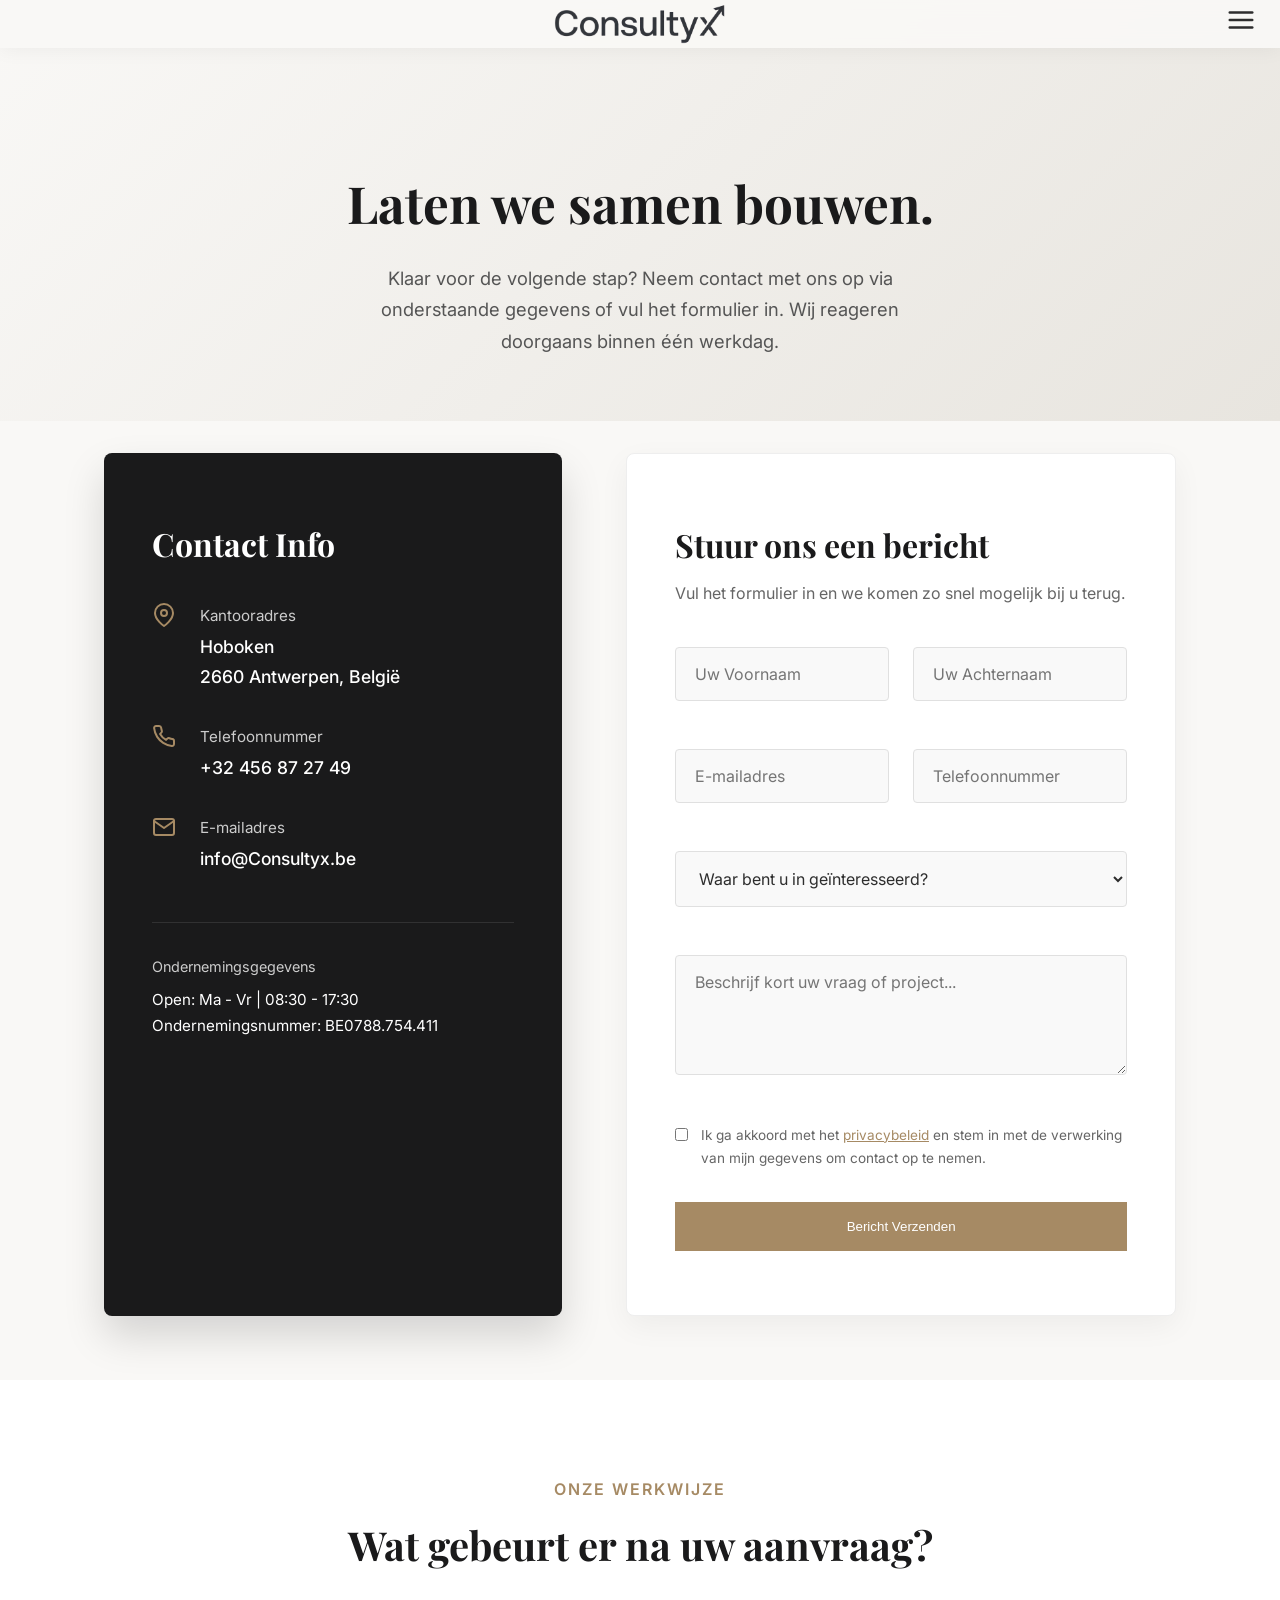
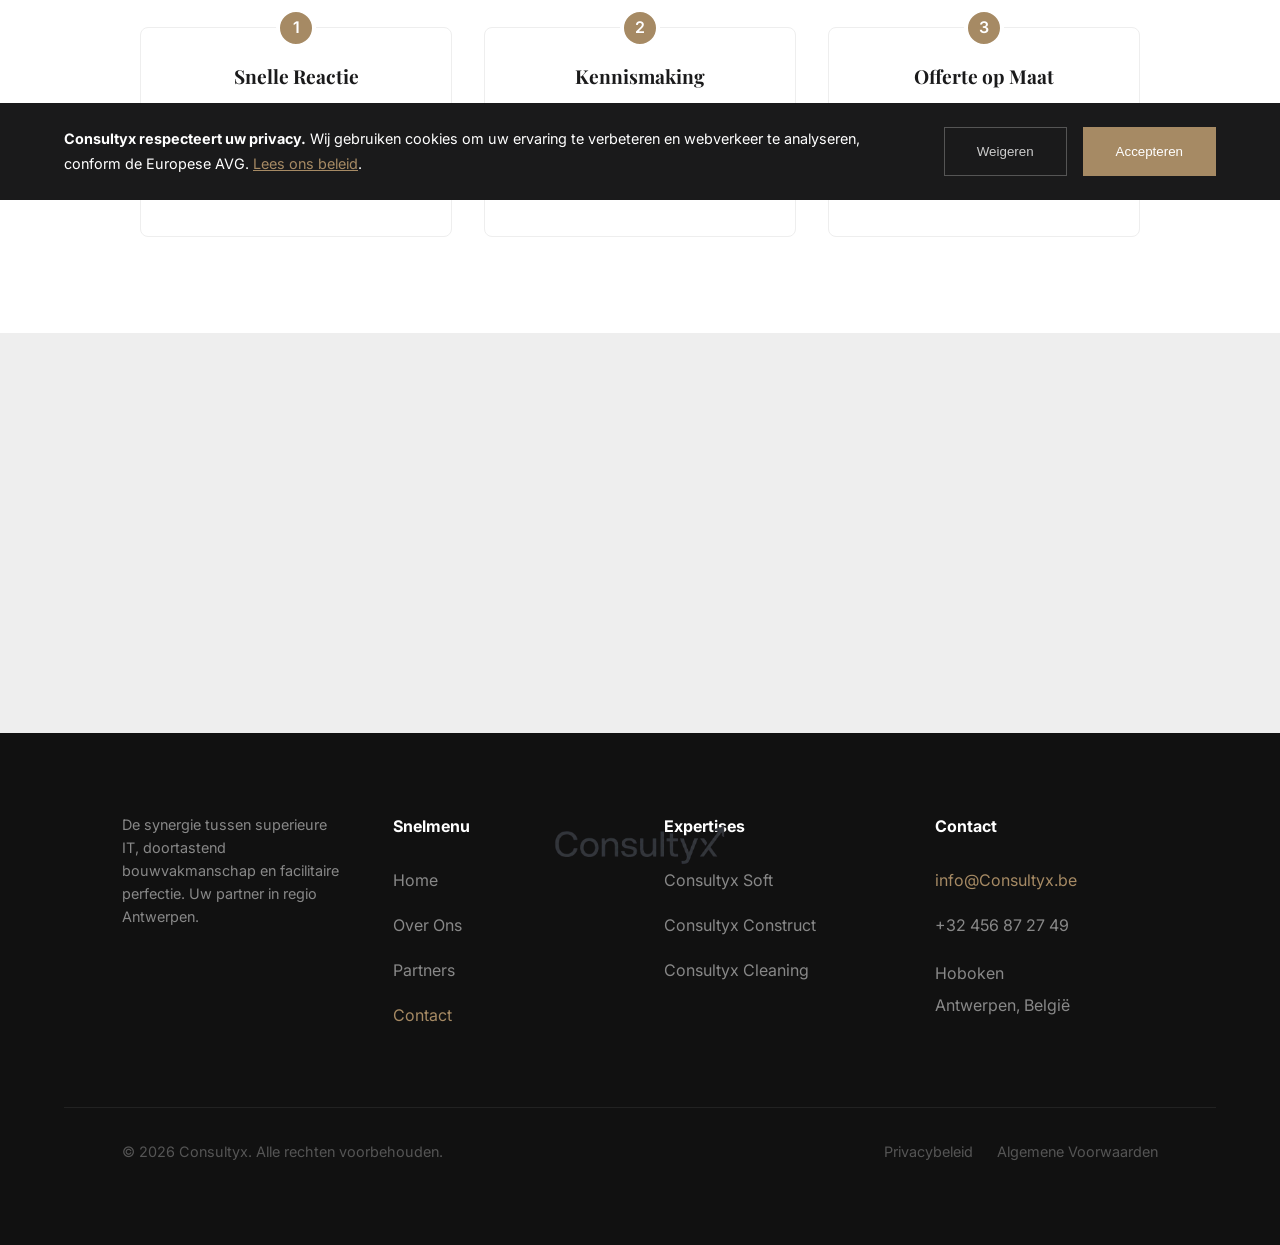
<file: ConsultyxWebsite/contact.html>
<!DOCTYPE html>
<html lang="nl">
<head>
    <meta charset="UTF-8">
    <meta name="viewport" content="width=device-width, initial-scale=1.0, viewport-fit=cover">
    <title>Contact | Consultyx</title>
    <meta name="description" content="Neem contact op met Consultyx in Antwerpen voor uw volgende IT-, bouw- of schoonmaakproject. Vraag een vrijblijvende offerte aan.">
    
    <link rel="preconnect" href="https://fonts.googleapis.com">
    <link rel="preconnect" href="https://fonts.gstatic.com" crossorigin>
    <link href="https://fonts.googleapis.com/css2?family=Inter:wght@300;400;500;600&family=Playfair+Display:wght@600;700&display=swap" rel="stylesheet">
    
    <link rel="stylesheet" href="style.css">
    <link rel="icon" href="data:image/svg+xml,<svg xmlns=%22http://www.w3.org/2000/svg%22 viewBox=%220 0 64 64%22><text y=%2250%22 font-family=%22sans-serif%22 font-weight=%22900%22 font-size=%2254%22 fill=%22%23A67C52%22>C</text></svg>">
</head>
<body>

    <nav class="navbar">
        <a href="/" class="nav-brand">
            <img src="Assets/img/logo.png" alt="Consultyx Logo">
        </a>        
        <ul class="nav-links">
            <li><a href="/">Home</a></li>
            
            <li class="dropdown">
                <a href="/over-ons" class="dropbtn">
                    Over Ons
                    <svg width="14" height="14" viewBox="0 0 24 24" fill="none" stroke="currentColor" stroke-width="2" stroke-linecap="round" stroke-linejoin="round"><polyline points="6 9 12 15 18 9"></polyline></svg>
                </a>
                <ul class="dropdown-content">
                    <li><a href="/partners">Onze Partners</a></li>
                </ul>
            </li>
            
            <li><a href="/soft">Consultyx Soft</a></li>
            <li><a href="/construct">Consultyx Construct</a></li>
            <li><a href="/Cleaning">Consultyx Cleaning</a></li>
            <li><a href="/contact" style="color: var(--primary);">Contact</a></li>
        </ul>
        
        <div class="mobile-menu-btn" style="cursor: pointer;">
            <svg width="30" height="30" viewBox="0 0 24 24" fill="none" stroke="currentColor" stroke-width="2" stroke-linecap="round" stroke-linejoin="round">
                <line x1="3" y1="12" x2="21" y2="12"></line>
                <line x1="3" y1="6" x2="21" y2="6"></line>
                <line x1="3" y1="18" x2="21" y2="18"></line>
            </svg>
        </div>
    </nav>

    <header class="contact-header">
        <div class="fade-up">
            <h1>Laten we samen bouwen.</h1>
            <p>Klaar voor de volgende stap? Neem contact met ons op via onderstaande gegevens of vul het formulier in. Wij reageren doorgaans binnen één werkdag.</p>
        </div>
    </header>

    <section>
        <div class="contact-wrapper">
            
            <div class="info-card fade-up">
                <h3>Contact Info</h3>
                
                <div class="info-item">
                    <svg viewBox="0 0 24 24" fill="none" stroke="currentColor" stroke-width="2" stroke-linecap="round" stroke-linejoin="round"><path d="M21 10c0 7-9 13-9 13s-9-6-9-13a9 9 0 0 1 18 0z"></path><circle cx="12" cy="10" r="3"></circle></svg>
                    <div>
                        <p>Kantooradres</p>
                        <strong>Hoboken<br>2660 Antwerpen, België</strong>
                    </div>
                </div>
                
                <div class="info-item">
                    <svg viewBox="0 0 24 24" fill="none" stroke="currentColor" stroke-width="2" stroke-linecap="round" stroke-linejoin="round"><path d="M22 16.92v3a2 2 0 0 1-2.18 2 19.79 19.79 0 0 1-8.63-3.07 19.5 19.5 0 0 1-6-6 19.79 19.79 0 0 1-3.07-8.67A2 2 0 0 1 4.11 2h3a2 2 0 0 1 2 1.72 12.84 12.84 0 0 0 .7 2.81 2 2 0 0 1-.45 2.11L8.09 9.91a16 16 0 0 0 6 6l1.27-1.27a2 2 0 0 1 2.11-.45 12.84 12.84 0 0 0 2.81.7A2 2 0 0 1 22 16.92z"></path></svg>
                    <div>
                        <p>Telefoonnummer</p>
                        <a href="tel:+32 456 87 27 49">+32 456 87 27 49</a>
                    </div>
                </div>
                
                <div class="info-item">
                    <svg viewBox="0 0 24 24" fill="none" stroke="currentColor" stroke-width="2" stroke-linecap="round" stroke-linejoin="round"><path d="M4 4h16c1.1 0 2 .9 2 2v12c0 1.1-.9 2-2 2H4c-1.1 0-2-.9-2-2V6c0-1.1.9-2 2-2z"></path><polyline points="22,6 12,13 2,6"></polyline></svg>
                    <div>
                        <p>E-mailadres</p>
                        <a href="mailto:info@Consultyx.be">info@Consultyx.be</a>
                    </div>
                </div>

                <div style="margin-top: 3rem; border-top: 1px solid rgba(255,255,255,0.1); padding-top: 2rem;">
                    <p style="color: #ccc; font-size: 0.9rem; margin-bottom: 0.5rem;">Ondernemingsgegevens</p>
                    <p style="color: white; font-size: 0.95rem;"> </span></p>
                    <p style="color: white; font-size: 0.95rem;">Open: Ma - Vr | 08:30 - 17:30</p>
                     <p style="color: white; font-size: 0.95rem;">Ondernemingsnummer: BE0788.754.411</p>

                </div>
            </div>

            <div class="form-card fade-up" style="transition-delay: 0.1s;">
                <h2>Stuur ons een bericht</h2>
                <p>Vul het formulier in en we komen zo snel mogelijk bij u terug.</p>
                
                <form action="https://api.web3forms.com/submit" method="POST">
                    <input type="hidden" name="access_key" value="9146af83-8ec2-4538-b779-ea64c07a95ac">
                    <input type="checkbox" name="botcheck" class="hidden" style="display: none;">

                    <div class="form-grid">
                        <div class="form-">
                            <input type="text" name="Voornaam" class="form-control" placeholder="Uw Voornaam" required>
                        </div>
                        <div class="form-">
                            <input type="text" name="Achternaam" class="form-control" placeholder="Uw Achternaam" required>
                        </div>
                        <div class="form-">
                            <input type="email" name="Email" class="form-control" placeholder="E-mailadres" required>
                        </div>
                        <div class="form-">
                            <input type="tel" name="Telefoon" class="form-control" placeholder="Telefoonnummer">
                        </div>
                        <div class="form- full">
                            <select name="Interesse" class="form-control" required>
                                <option value="" disabled selected>Waar bent u in geïnteresseerd?</option>
                                <option value="Consultyx Soft">Consultyx Soft (IT & Software)</option>
                                <option value="Consultyx Construct">Consultyx Construct (Bouw & Renovatie)</option>
                                <option value="Consultyx Cleaning">Consultyx Cleaning (Opkuis & Onderhoud)</option>
                                <option value="Meerdere / Algemeen">Meerdere diensten / Algemene vraag</option>
                            </select>
                        </div>
                        <div class="form- full">
                            <textarea name="Bericht" class="form-control" placeholder="Beschrijf kort uw vraag of project..." required></textarea>
                        </div>
                    </div>
                    
                    <div class="checkbox-">
                        <input type="checkbox" name="GDPR_Akkoord" id="gdpr" value="Ja, akkoord met privacybeleid" required>
                        <label for="gdpr">Ik ga akkoord met het <a href="/privacy">privacybeleid</a> en stem in met de verwerking van mijn gegevens om contact op te nemen.</label>
                    </div>

                    <button type="submit" class="btn" style="width: 100%; margin-top: 2rem; background: var(--primary); border-color: var(--primary);">Bericht Verzenden</button>
                </form>
            </div>

        </div>
    </section>

    <section class="process-section fade-up">
        <span style="color: var(--primary); font-weight: 600; text-transform: uppercase; letter-spacing: 2px;">Onze Werkwijze</span>
        <h2 style="font-size: 2.5rem; margin-top: 0.5rem; margin-bottom: 1rem;">Wat gebeurt er na uw aanvraag?</h2>
        
        <div class="process-grid">
            <div class="process-step">
                <div class="step-num">1</div>
                <h4 style="margin-bottom: 0.5rem; font-size: 1.2rem;">Snelle Reactie</h4>
                <p style="color: #666; font-size: 0.95rem;">Binnen 24 uur neemt een van onze specialisten contact met u op om uw vraag kort af te stemmen.</p>
            </div>
            <div class="process-step">
                <div class="step-num">2</div>
                <h4 style="margin-bottom: 0.5rem; font-size: 1.2rem;">Kennismaking</h4>
                <p style="color: #666; font-size: 0.95rem;">We plannen een vrijblijvend gesprek of plaatsbezoek in (digitaal of fysiek in Antwerpen).</p>
            </div>
            <div class="process-step">
                <div class="step-num">3</div>
                <h4 style="margin-bottom: 0.5rem; font-size: 1.2rem;">Offerte op Maat</h4>
                <p style="color: #666; font-size: 0.95rem;">U ontvangt een transparant, gedetailleerd voorstel zonder kleine lettertjes of verborgen kosten.</p>
            </div>
        </div>
    </section>

    <div class="map-container fade-up">
        <iframe src="https://www.google.com/maps/embed?pb=!1m18!1m12!1m3!1d10009.68233342371!2d4.340058!3d51.171448!2m3!1f0!2f0!3f0!3m2!1i1024!2i768!4f13.1!3m3!1m2!1s0x47c3f0f7f3f3f3f3%3A0x3f3f3f3f3f3f3f3f!2sHoboken%2C%202660%20Antwerpen!5e0!3m2!1snl!2sbe!4v1234567890" allowfullscreen="" loading="lazy" referrerpolicy="no-referrer-when-downgrade"></iframe>
    </div>

    <footer style="background-color: #111; padding-top: 5rem;">
        <div class="footer-grid" style="max-width: 1200px; margin: 0 auto; display: grid; grid-template-columns: repeat(auto-fit, minmax(200px, 1fr)); gap: 3rem; padding: 0 5%;">
            <div class="footer-col">
                <a href="/" class="nav-brand" style="color:white; margin-bottom: 1.5rem; display: inline-block;"><img src="Assets/img/logo.png" alt="Consultyx Logo"><span></span></a>
                <p style="color: #888; font-size: 0.9rem; margin-bottom: 1.5rem; line-height: 1.6;">De synergie tussen superieure IT, doortastend bouwvakmanschap en facilitaire perfectie. Uw partner in regio Antwerpen.</p>
            </div>
            
            <div class="footer-col" style="color: white;">
                <h4 style="color: white; margin-bottom: 1.5rem;">Snelmenu</h4>
                <ul style="list-style: none; padding: 0; line-height: 2;">
                    <li><a href="/" style="color: #888; text-decoration: none;">Home</a></li>
                    <li><a href="/over-ons" style="color: #888; text-decoration: none;">Over Ons</a></li>
                    <li><a href="/partners" style="color: #888; text-decoration: none;">Partners</a></li>
                    <li><a href="/contact" style="color: var(--primary); text-decoration: none;">Contact</a></li>
                </ul>
            </div>
            
            <div class="footer-col">
                <h4 style="color: white; margin-bottom: 1.5rem;">Expertises</h4>
                <ul style="list-style: none; padding: 0; line-height: 2;">
                    <li><a href="/soft" style="color: #888; text-decoration: none;">Consultyx Soft</a></li>
                    <li><a href="/construct" style="color: #888; text-decoration: none;" >Consultyx Construct</a></li>
                    <li><a href="/Cleaning" style="color: #888; text-decoration: none;">Consultyx Cleaning</a></li>
                </ul>
            </div>
            
            <div class="footer-col">
                <h4 style="color: white; margin-bottom: 1.5rem;">Contact</h4>
                <ul style="list-style: none; padding: 0; line-height: 2; color: #888;">
                    <li><a href="mailto:info@Consultyx.be" style="color: var(--primary); text-decoration: none;">info@Consultyx.be</a></li>
                    <li><a href="tel:+32 456 87 27 49" style="color: #888; text-decoration: none;">+32 456 87 27 49</a></li>
                    <li style="margin-top: 1rem;">Hoboken<br>Antwerpen, België</li>
                </ul>
            </div>
        </div>
        
        <div style="border-top: 1px solid #222; margin-top: 4rem; padding: 2rem 5%; text-align: center; color: #555; font-size: 0.9rem;">
            <div style="max-width: 1200px; margin: 0 auto; display: flex; justify-content: space-between; flex-wrap: wrap; gap: 1rem;">
                <p>© 2026 Consultyx. Alle rechten voorbehouden.</p>
                <div style="display: flex; gap: 1.5rem;">
                    <a href="/privacy" style="color: #555; text-decoration: none;">Privacybeleid</a>
                    <a href="/privacy" style="color: #555; text-decoration: none;">Algemene Voorwaarden</a>
                </div>
            </div>
        </div>
    </footer>

    <div id="cookie-banner">
        <p><strong>Consultyx respecteert uw privacy.</strong> Wij gebruiken cookies om uw ervaring te verbeteren en webverkeer te analyseren, conform de Europese AVG. <a href="/privacy" style="color: var(--primary); text-decoration: underline;">Lees ons beleid</a>.</p>
        <div style="display: flex; gap: 1rem;">
            <button id="reject-cookies" class="btn btn-outline" style="border-color: #555; color: #ccc;">Weigeren</button>
            <button id="accept-cookies" class="btn" style="background-color: var(--primary); border-color: var(--primary);">Accepteren</button>
        </div>
    </div>

    <script src="script.js"></script>
</body>
</html>
</file>
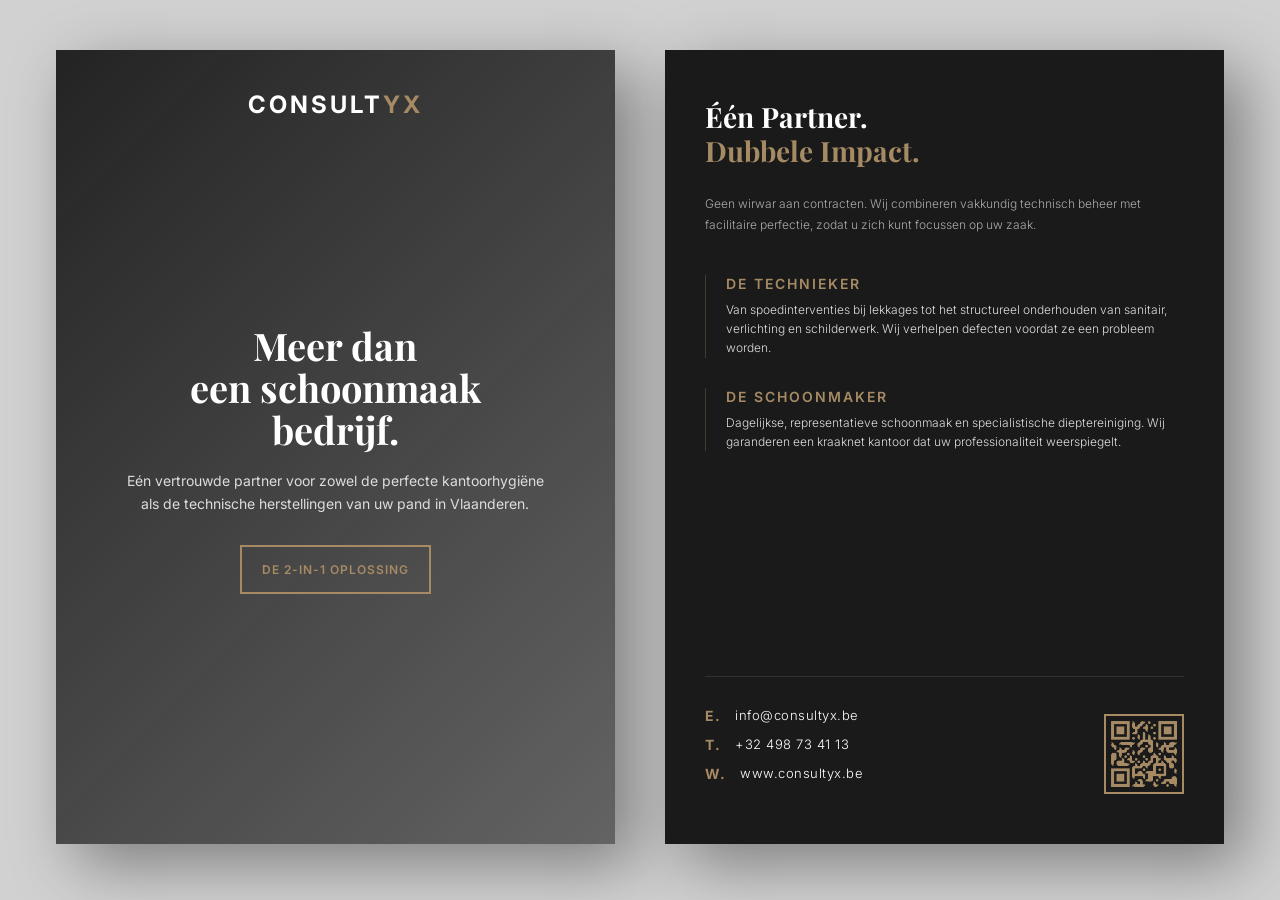
<file: ConsultyxWebsite/flyer.html>
<!DOCTYPE html>
<html lang="nl">
<head>
    <meta charset="UTF-8">
    <title>Consultyx | Premium Flyer Design</title>
    <style>
        @import url('https://fonts.googleapis.com/css2?family=Inter:wght@300;400;500;700&family=Playfair+Display:wght@600;700&display=swap');

        :root {
            --primary: #a68a64;
            --bg-dark: #1a1a1b;
            --bg-light: #f9f8f6;
            --text-dark: #2d2d2d;
        }

        body {
            background-color: #d1d1d1;
            font-family: 'Inter', sans-serif;
            display: flex;
            flex-wrap: wrap;
            justify-content: center;
            gap: 50px;
            padding: 50px;
            margin: 0;
        }

        .flyer-zijde {
            width: 148mm;
            height: 210mm;
            background-color: var(--bg-dark); /* Nu ook dark-mode voor de achterkant */
            box-shadow: 20px 20px 60px rgba(0,0,0,0.4);
            position: relative;
            overflow: hidden;
            box-sizing: border-box;
            display: flex;
            flex-direction: column;
        }

        /* ====================================
           VOORKANT (Dit was de versie die je top vond)
           ==================================== */
        .front {
            background: linear-gradient(135deg, rgba(26, 26, 27, 0.95) 0%, rgba(26, 26, 27, 0.6) 100%), url('https://images.unsplash.com/photo-1497366216548-37526070297c?q=80&w=1000') center/cover;
            color: white;
            text-align: center;
            padding: 40px 30px;
            justify-content: center;
        }

        .front-logo {
            font-family: 'Inter', sans-serif;
            font-weight: 700;
            font-size: 24px;
            letter-spacing: 3px;
            text-transform: uppercase;
            position: absolute;
            top: 40px;
            left: 0;
            right: 0;
        }
        .front-logo span { color: var(--primary); }

        .front h1 {
            font-family: 'Playfair Display', serif;
            font-size: 38px;
            line-height: 1.1;
            margin-bottom: 20px;
        }

        .front p {
            font-size: 14px;
            color: #ddd;
            margin-bottom: 30px;
            line-height: 1.6;
            max-width: 85%;
            margin-left: auto;
            margin-right: auto;
        }

        .front .gold-box {
            background-color: transparent;
            border: 2px solid var(--primary);
            padding: 15px 20px;
            color: var(--primary);
            font-weight: 600;
            letter-spacing: 1px;
            text-transform: uppercase;
            font-size: 12px;
            display: inline-block;
        }

        /* ====================================
           ACHTERKANT (COMPLEET NIEUW & LUXE)
           ==================================== */
        .back {
            background-color: var(--bg-dark);
            padding: 50px 40px;
            color: white;
        }

        .back-title {
            font-family: 'Playfair Display', serif;
            font-size: 28px;
            line-height: 1.2;
            margin: 0 0 15px 0;
        }
        
        .back-title span {
            color: var(--primary);
        }

        .back-intro {
            font-size: 12px;
            color: #aaa;
            line-height: 1.7;
            margin-bottom: 40px;
            font-weight: 300;
        }

        /* Minimalistische Service Layout */
        .elegant-service {
            margin-bottom: 30px;
            position: relative;
            padding-left: 20px;
            border-left: 1px solid rgba(166, 138, 100, 0.3);
        }

        .elegant-service h4 {
            font-family: 'Inter', sans-serif;
            color: var(--primary);
            font-size: 14px;
            letter-spacing: 2px;
            text-transform: uppercase;
            margin: 0 0 8px 0;
            font-weight: 600;
        }

        .elegant-service p {
            font-size: 12px;
            color: #ddd;
            line-height: 1.6;
            margin: 0;
            font-weight: 300;
        }

        /* Luxe Contact Sectie */
        .contact-elegant {
            margin-top: auto;
            border-top: 1px solid rgba(255, 255, 255, 0.1);
            padding-top: 30px;
        }

        .contact-line {
            display: flex;
            align-items: center;
            font-size: 13px;
            color: white;
            margin-bottom: 12px;
            font-weight: 300;
            letter-spacing: 0.5px;
        }

        .contact-line span {
            color: var(--primary);
            font-weight: 700;
            margin-right: 15px;
            font-size: 14px;
        }
        
.qr-placeholder {
            position: absolute;
            bottom: 50px;
            right: 40px;
            width: 80px;
            height: 80px;
            border: 2px solid var(--primary); /* Iets dikkere rand staat chiquer */
            box-sizing: border-box;
        }

        /* Deze regel zorgt ervoor dat de afbeelding in het vakje blijft */
        .qr-placeholder img {
            width: 100%;
            height: 100%;
            object-fit: contain; /* Houdt de verhoudingen intact */
            display: block;
        }
/* ====================================
           PRINT & PDF INSTRUCTIES
           ==================================== */
        @media print {
            @page {
                size: 148mm 210mm; /* Exact A5 formaat */
                margin: 0; /* Verwijder standaard witte randen */
            }
            body {
                background-color: white;
                padding: 0;
                margin: 0;
                display: block;
            }
            .flyer-zijde {
                box-shadow: none; /* Geen schaduw op de print */
                margin: 0;
                page-break-after: always; /* Forceert de achterkant naar pagina 2 */
                break-after: page;
                /* Forceer de browser om kleuren en foto's te printen: */
                -webkit-print-color-adjust: exact !important;
                print-color-adjust: exact !important; 
            }
        }
    </style>
</head>
<body>

    <div class="flyer-zijde front">
        <div class="front-logo">Consult<span>yx</span></div>
        
        <div>
            <h1>Meer dan<br>een schoonmaak<br>bedrijf.</h1>
            <p>Eén vertrouwde partner voor zowel de perfecte kantoorhygiëne als de technische herstellingen van uw pand in Vlaanderen.</p>
            <div class="gold-box">De 2-in-1 Oplossing</div>
        </div>
    </div>

    <div class="flyer-zijde back">
        
        <h2 class="back-title">Één Partner.<br><span>Dubbele Impact.</span></h2>
        <p class="back-intro">Geen wirwar aan contracten. Wij combineren vakkundig technisch beheer met facilitaire perfectie, zodat u zich kunt focussen op uw zaak.</p>

        <div class="elegant-service">
            <h4>De Technieker</h4>
            <p>Van spoedinterventies bij lekkages tot het structureel onderhouden van sanitair, verlichting en schilderwerk. Wij verhelpen defecten voordat ze een probleem worden.</p>
        </div>

        <div class="elegant-service">
            <h4>De Schoonmaker</h4>
            <p>Dagelijkse, representatieve schoonmaak en specialistische dieptereiniging. Wij garanderen een kraaknet kantoor dat uw professionaliteit weerspiegelt.</p>
        </div>

        <div class="contact-elegant">
            <div class="contact-line"><span>E.</span> info@consultyx.be</div>
            <div class="contact-line"><span>T.</span> +32 498 73 41 13</div>
            <div class="contact-line"><span>W.</span> www.consultyx.be</div>
        </div>
        
        <div class="qr-placeholder">
            <img src="Assets/img/qr-code.png" alt="">
        </div>

    </div>

</body>
</html>
</file>
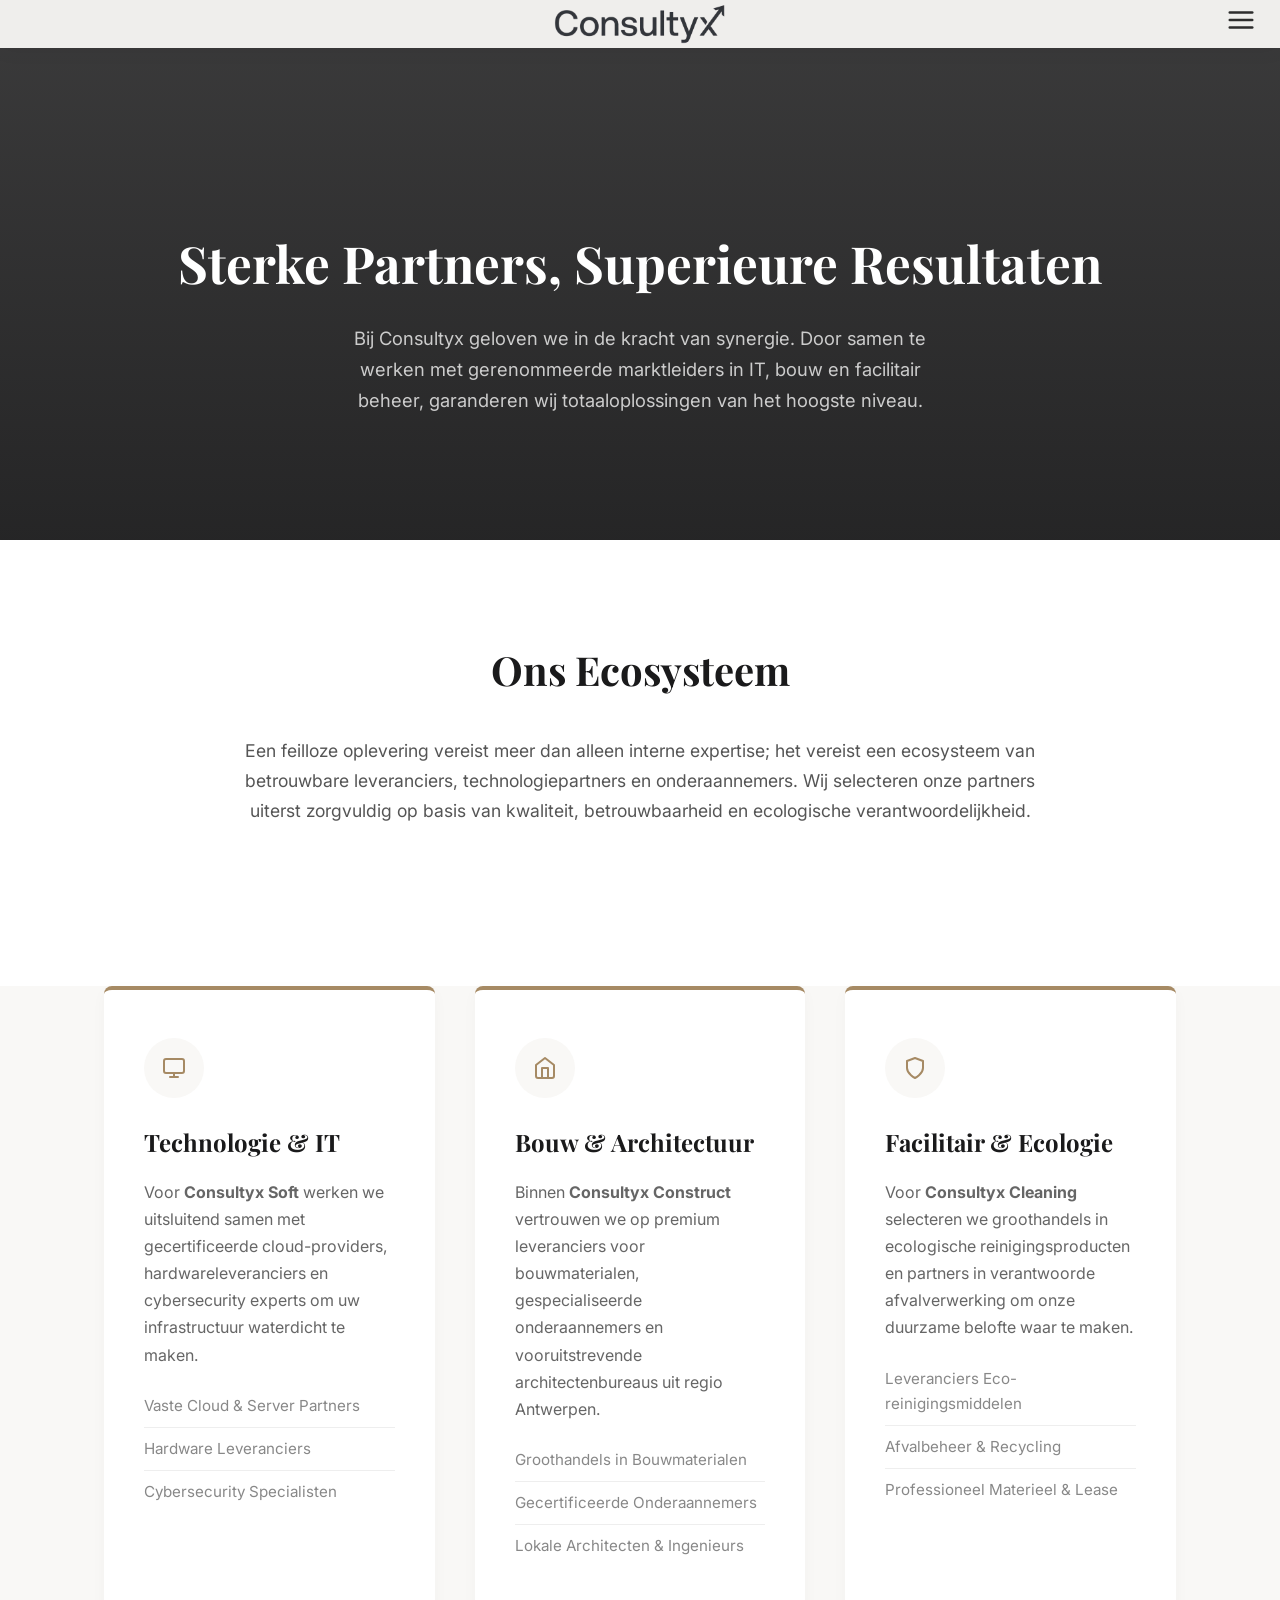
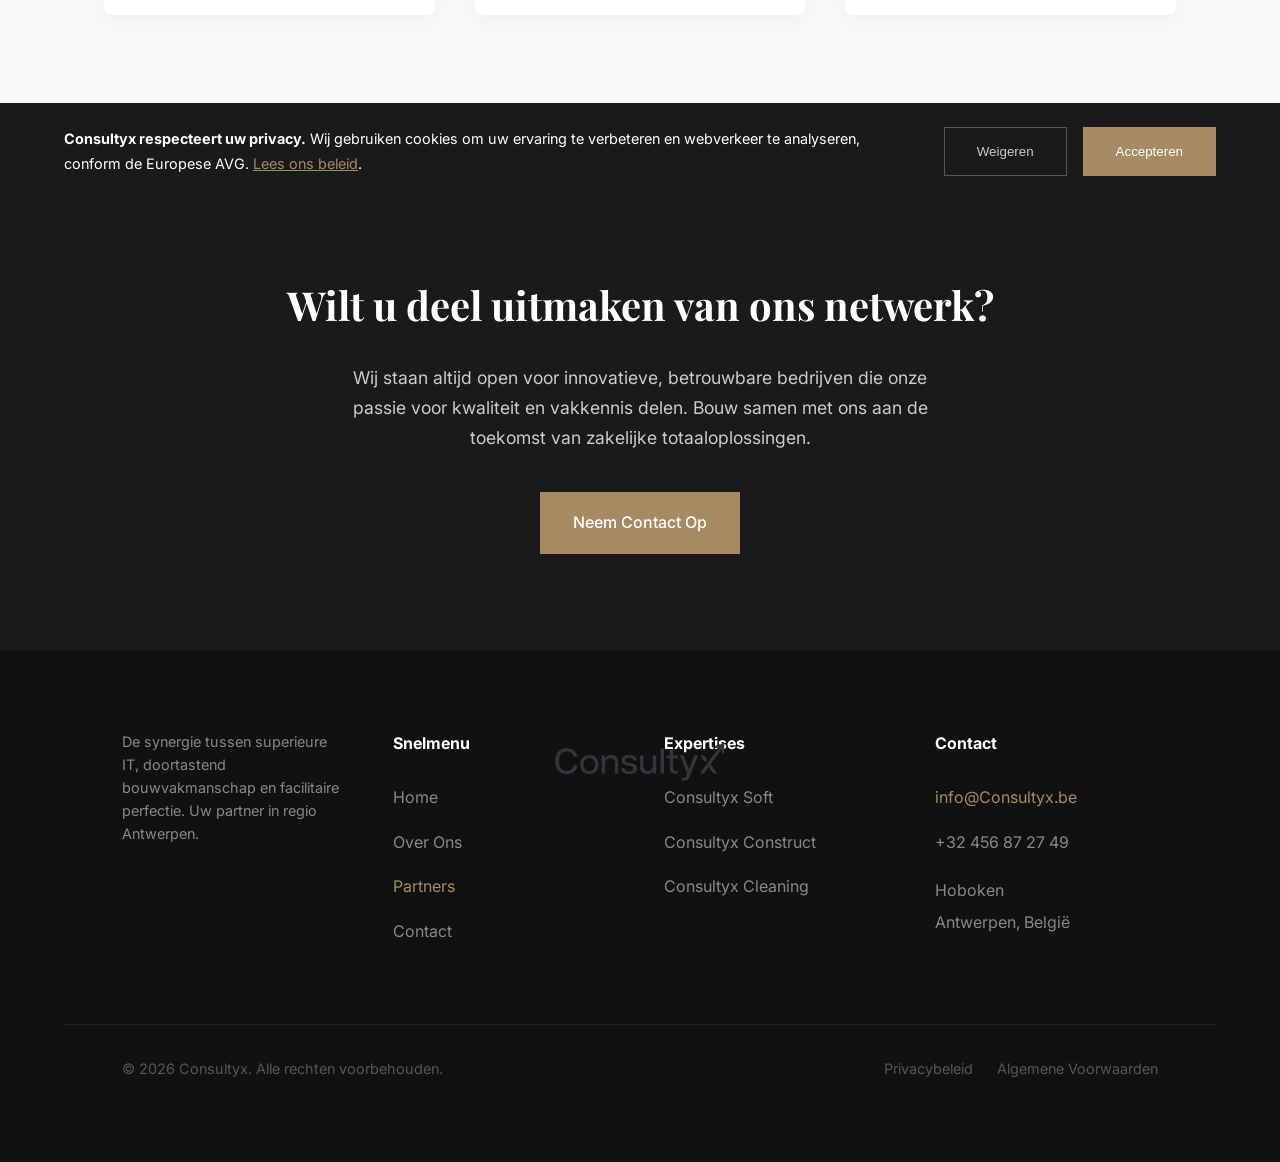
<file: ConsultyxWebsite/partners.html>
<!DOCTYPE html>
<html lang="nl">
<head>
    <meta charset="UTF-8">
    <meta name="viewport" content="width=device-width, initial-scale=1.0, viewport-fit=cover">
    <title>Consultyx | Onze Partners & Netwerk</title>
    <meta name="description" content="Ontdek de krachtige partnerschappen van Consultyx. Samen met toonaangevende spelers in IT, bouw en facilitair beheer leveren wij totaaloplossingen in Antwerpen.">
    <link rel="icon" href="data:image/svg+xml,<svg xmlns=%22http://www.w3.org/2000/svg%22 viewBox=%220 0 64 64%22><text y=%2250%22 font-family=%22sans-serif%22 font-weight=%22900%22 font-size=%2254%22 fill=%22%23A67C52%22>C</text></svg>">
    <link rel="preconnect" href="https://fonts.googleapis.com">
    <link rel="preconnect" href="https://fonts.gstatic.com" crossorigin>
    <link href="https://fonts.googleapis.com/css2?family=Inter:wght@300;400;500;600&family=Playfair+Display:wght@600;700&display=swap" rel="stylesheet">
    
    <link rel="stylesheet" href="style.css">
</head>
<body>

    <nav class="navbar">
        <a href="/" class="nav-brand">
            <img src="Assets/img/logo.png" alt="Consultyx Logo">
        </a>        
        <ul class="nav-links">
            <li><a href="/">Home</a></li>
            
            <li class="dropdown">
                <a href="/over-ons" class="dropbtn" style="color: var(--primary);">
                    Over Ons
                    <svg width="14" height="14" viewBox="0 0 24 24" fill="none" stroke="currentColor" stroke-width="2" stroke-linecap="round" stroke-linejoin="round"><polyline points="6 9 12 15 18 9"></polyline></svg>
                </a>
                <ul class="dropdown-content">
                    <li><a href="/partners" style="color: var(--primary);">Onze Partners</a></li>
                </ul>
            </li>
            
            <li><a href="/soft">Consultyx Soft</a></li>
            <li><a href="/construct">Consultyx Construct</a></li>
            <li><a href="/Cleaning">Consultyx Cleaning</a></li>
            <li><a href="/contact">Contact</a></li>
        </ul>
        
        <div class="mobile-menu-btn" style="cursor: pointer;">
            <svg width="30" height="30" viewBox="0 0 24 24" fill="none" stroke="currentColor" stroke-width="2" stroke-linecap="round" stroke-linejoin="round">
                <line x1="3" y1="12" x2="21" y2="12"></line>
                <line x1="3" y1="6" x2="21" y2="6"></line>
                <line x1="3" y1="18" x2="21" y2="18"></line>
            </svg>
        </div>
    </nav>

    <header class="hero-sub fade-up" style="background: linear-gradient(rgba(26, 26, 27, 0.85), rgba(26, 26, 27, 0.95)), url('https://images.unsplash.com/photo-1556761175-4b46a572b786?q=80&w=1974&auto=format&fit=crop') center/cover;">
        <div>
            <h1>Sterke Partners, Superieure Resultaten</h1>
            <p>Bij Consultyx geloven we in de kracht van synergie. Door samen te werken met gerenommeerde marktleiders in IT, bouw en facilitair beheer, garanderen wij totaaloplossingen van het hoogste niveau.</p>
        </div>
    </header>

    <section class="section fade-up" style="background-color: #fff; text-align: center;">
        <h2 class="section-title">Ons Ecosysteem</h2>
        <p style="max-width: 800px; margin: -2rem auto 4rem; color: #555; font-size: 1.1rem;">
            Een feilloze oplevering vereist meer dan alleen interne expertise; het vereist een ecosysteem van betrouwbare leveranciers, technologiepartners en onderaannemers. Wij selecteren onze partners uiterst zorgvuldig op basis van kwaliteit, betrouwbaarheid en ecologische verantwoordelijkheid.
        </p>
    </section>

    <section class="values-grid fade-up" style="margin-top: -4rem;">
        
        <div class="value-card">
            <div class="value-icon">
                <svg width="24" height="24" viewBox="0 0 24 24" fill="none" stroke="currentColor" stroke-width="2" stroke-linecap="round" stroke-linejoin="round"><rect x="2" y="3" width="20" height="14" rx="2" ry="2"></rect><line x1="8" y1="21" x2="16" y2="21"></line><line x1="12" y1="17" x2="12" y2="21"></line></svg>
            </div>
            <h3>Technologie & IT</h3>
            <p>Voor <strong>Consultyx Soft</strong> werken we uitsluitend samen met gecertificeerde cloud-providers, hardwareleveranciers en cybersecurity experts om uw infrastructuur waterdicht te maken.</p>
            <ul style="list-style: none; padding: 0; margin-top: 1.5rem; color: #888; font-size: 0.95rem;">
                <li style="margin-bottom: 0.5rem; border-bottom: 1px solid #eee; padding-bottom: 0.5rem;">Vaste Cloud & Server Partners</li>
                <li style="margin-bottom: 0.5rem; border-bottom: 1px solid #eee; padding-bottom: 0.5rem;">Hardware Leveranciers</li>
                <li style="margin-bottom: 0.5rem;">Cybersecurity Specialisten</li>
            </ul>
        </div>

        <div class="value-card">
            <div class="value-icon">
                <svg width="24" height="24" viewBox="0 0 24 24" fill="none" stroke="currentColor" stroke-width="2" stroke-linecap="round" stroke-linejoin="round"><path d="M3 9l9-7 9 7v11a2 2 0 0 1-2 2H5a2 2 0 0 1-2-2z"></path><polyline points="9 22 9 12 15 12 15 22"></polyline></svg>
            </div>
            <h3>Bouw & Architectuur</h3>
            <p>Binnen <strong>Consultyx Construct</strong> vertrouwen we op premium leveranciers voor bouwmaterialen, gespecialiseerde onderaannemers en vooruitstrevende architectenbureaus uit regio Antwerpen.</p>
            <ul style="list-style: none; padding: 0; margin-top: 1.5rem; color: #888; font-size: 0.95rem;">
                <li style="margin-bottom: 0.5rem; border-bottom: 1px solid #eee; padding-bottom: 0.5rem;">Groothandels in Bouwmaterialen</li>
                <li style="margin-bottom: 0.5rem; border-bottom: 1px solid #eee; padding-bottom: 0.5rem;">Gecertificeerde Onderaannemers</li>
                <li style="margin-bottom: 0.5rem;">Lokale Architecten & Ingenieurs</li>
            </ul>
        </div>

        <div class="value-card">
            <div class="value-icon">
                <svg width="24" height="24" viewBox="0 0 24 24" fill="none" stroke="currentColor" stroke-width="2" stroke-linecap="round" stroke-linejoin="round"><path d="M12 22s8-4 8-10V5l-8-3-8 3v7c0 6 8 10 8 10z"/></svg>
            </div>
            <h3>Facilitair & Ecologie</h3>
            <p>Voor <strong>Consultyx Cleaning</strong> selecteren we groothandels in ecologische reinigingsproducten en partners in verantwoorde afvalverwerking om onze duurzame belofte waar te maken.</p>
            <ul style="list-style: none; padding: 0; margin-top: 1.5rem; color: #888; font-size: 0.95rem;">
                <li style="margin-bottom: 0.5rem; border-bottom: 1px solid #eee; padding-bottom: 0.5rem;">Leveranciers Eco-reinigingsmiddelen</li>
                <li style="margin-bottom: 0.5rem; border-bottom: 1px solid #eee; padding-bottom: 0.5rem;">Afvalbeheer & Recycling</li>
                <li style="margin-bottom: 0.5rem;">Professioneel Materieel & Lease</li>
            </ul>
        </div>
    </section>

    <section class="fade-up" style="background: var(--bg-dark); color: white; padding: 6rem 5%; text-align: center; margin-top: 4rem;">
        <h2 style="color: white; font-size: 2.5rem; margin-bottom: 1.5rem;">Wilt u deel uitmaken van ons netwerk?</h2>
        <p style="color: #ccc; max-width: 600px; margin: 0 auto 2.5rem; font-size: 1.1rem;">
            Wij staan altijd open voor innovatieve, betrouwbare bedrijven die onze passie voor kwaliteit en vakkennis delen. Bouw samen met ons aan de toekomst van zakelijke totaaloplossingen.
        </p>
        <a href="/contact" class="btn" style="background-color: var(--primary); border-color: var(--primary);">Neem Contact Op</a>
    </section>

    <footer style="background-color: #111; padding-top: 5rem;">
        <div class="footer-grid" style="max-width: 1200px; margin: 0 auto; display: grid; grid-template-columns: repeat(auto-fit, minmax(200px, 1fr)); gap: 3rem; padding: 0 5%;">
            <div class="footer-col">
                <a href="/" class="nav-brand" style="color:white; margin-bottom: 1.5rem; display: inline-block;"><img src="Assets/img/logo.png" alt="Consultyx Logo"><span></span></a>
                <p style="color: #888; font-size: 0.9rem; margin-bottom: 1.5rem; line-height: 1.6;">De synergie tussen superieure IT, doortastend bouwvakmanschap en facilitaire perfectie. Uw partner in regio Antwerpen.</p>
            </div>
            
            <div class="footer-col" style="color: white;">
                <h4 style="color: white; margin-bottom: 1.5rem;">Snelmenu</h4>
                <ul style="list-style: none; padding: 0; line-height: 2;">
                    <li><a href="/" style="color: #888; text-decoration: none;">Home</a></li>
                    <li><a href="/over-ons" style="color: #888; text-decoration: none;">Over Ons</a></li>
                    <li><a href="/partners" style="color: var(--primary); text-decoration: none;">Partners</a></li>
                    <li><a href="/contact" style="color: #888; text-decoration: none;">Contact</a></li>
                </ul>
            </div>
            
            <div class="footer-col">
                <h4 style="color: white; margin-bottom: 1.5rem;">Expertises</h4>
                <ul style="list-style: none; padding: 0; line-height: 2;">
                    <li><a href="/soft" style="color: #888; text-decoration: none;">Consultyx Soft</a></li>
                    <li><a href="/construct" style="color: #888; text-decoration: none;" >Consultyx Construct</a></li>
                    <li><a href="/Cleaning" style="color: #888; text-decoration: none;">Consultyx Cleaning</a></li>
                </ul>
            </div>
            
            <div class="footer-col">
                <h4 style="color: white; margin-bottom: 1.5rem;">Contact</h4>
                <ul style="list-style: none; padding: 0; line-height: 2; color: #888;">
                    <li><a href="mailto:info@Consultyx.be" style="color: var(--primary); text-decoration: none;">info@Consultyx.be</a></li>
                    <li><a href="tel:+32 456 87 27 49" style="color: #888; text-decoration: none;">+32 456 87 27 49</a></li>
                    <li style="margin-top: 1rem;">Hoboken<br>Antwerpen, België</li>
                </ul>
            </div>
        </div>
        
        <div style="border-top: 1px solid #222; margin-top: 4rem; padding: 2rem 5%; text-align: center; color: #555; font-size: 0.9rem;">
            <div style="max-width: 1200px; margin: 0 auto; display: flex; justify-content: space-between; flex-wrap: wrap; gap: 1rem;">
                <p>© 2026 Consultyx. Alle rechten voorbehouden.</p>
                <div style="display: flex; gap: 1.5rem;">
                    <a href="/privacy" style="color: #555; text-decoration: none;">Privacybeleid</a>
                    <a href="/privacy" style="color: #555; text-decoration: none;">Algemene Voorwaarden</a>
                </div>
            </div>
        </div>
    </footer>

    <div id="cookie-banner">
        <p><strong>Consultyx respecteert uw privacy.</strong> Wij gebruiken cookies om uw ervaring te verbeteren en webverkeer te analyseren, conform de Europese AVG. <a href="/privacy" style="color: var(--primary); text-decoration: underline;">Lees ons beleid</a>.</p>
        <div style="display: flex; gap: 1rem;">
            <button id="reject-cookies" class="btn btn-outline" style="border-color: #555; color: #ccc;">Weigeren</button>
            <button id="accept-cookies" class="btn" style="background-color: var(--primary); border-color: var(--primary);">Accepteren</button>
        </div>
    </div>

    <script src="script.js"></script>
</body>
</html>
</file>
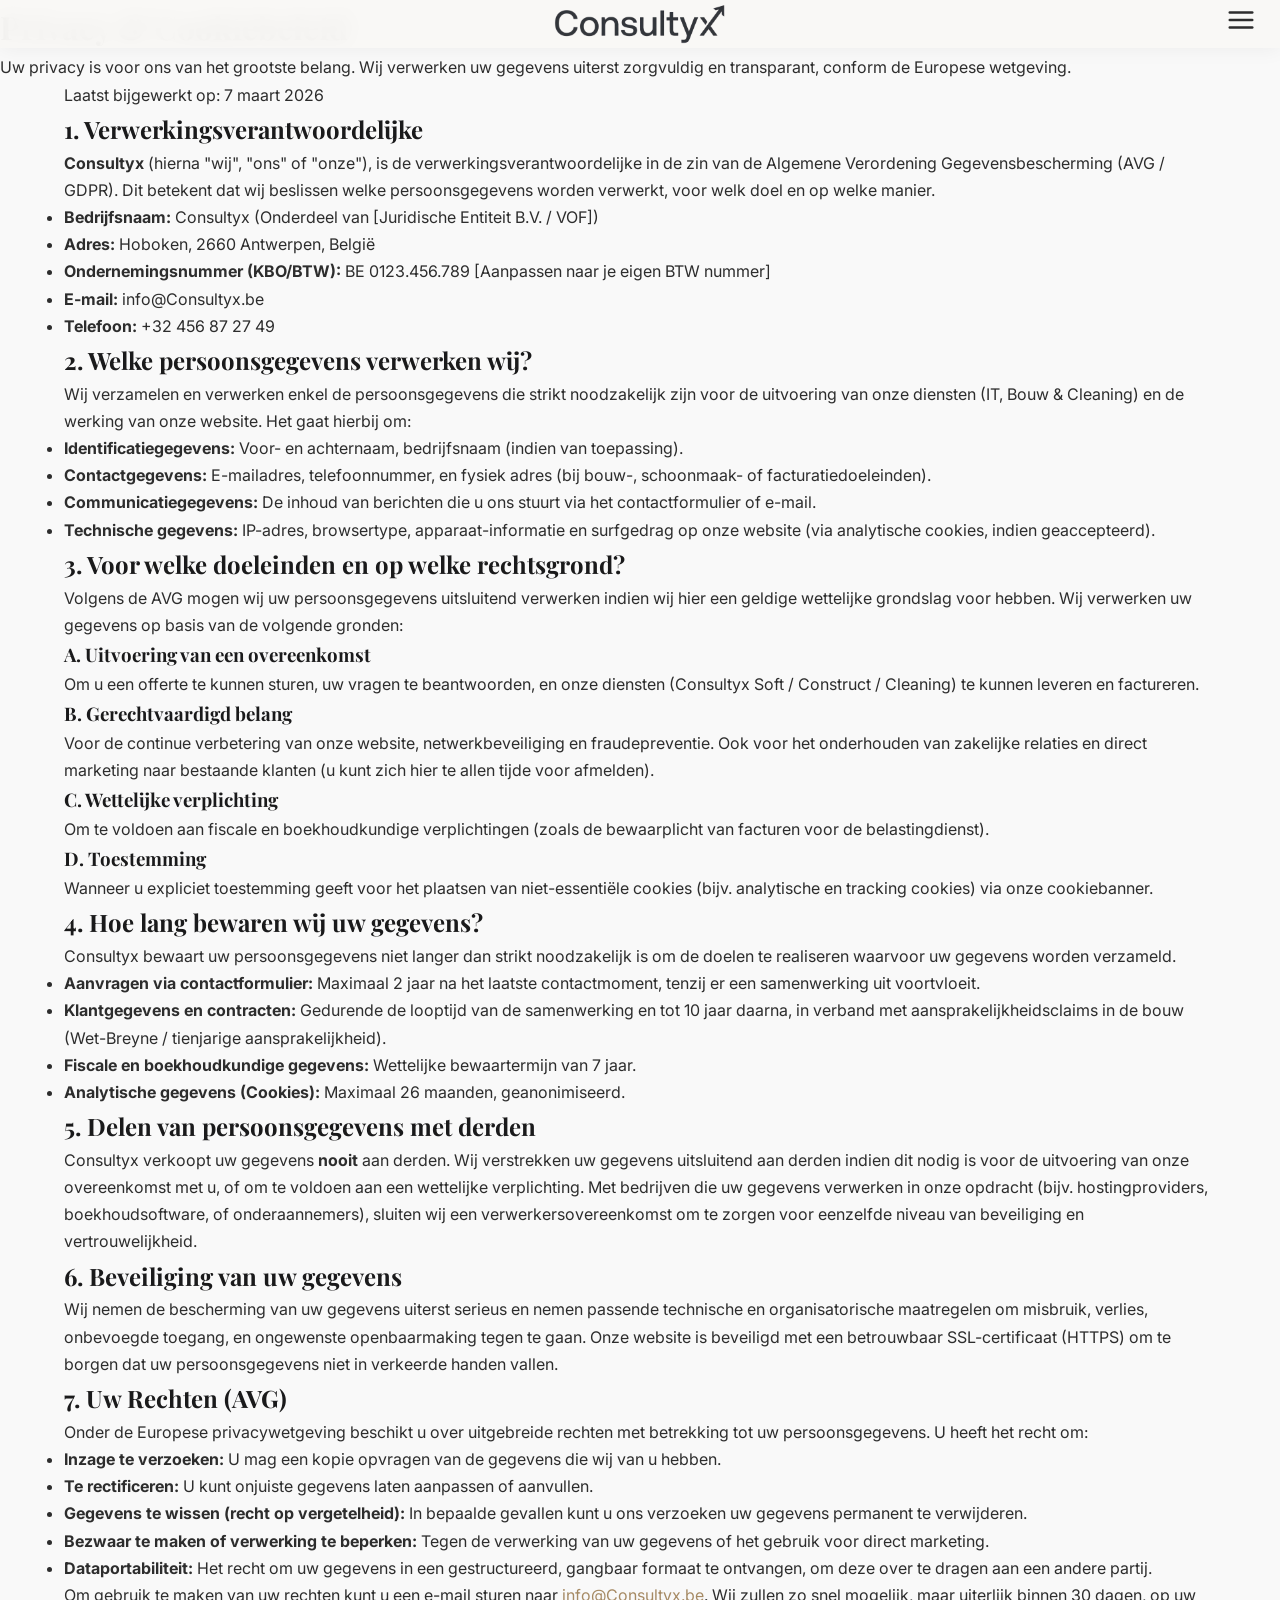
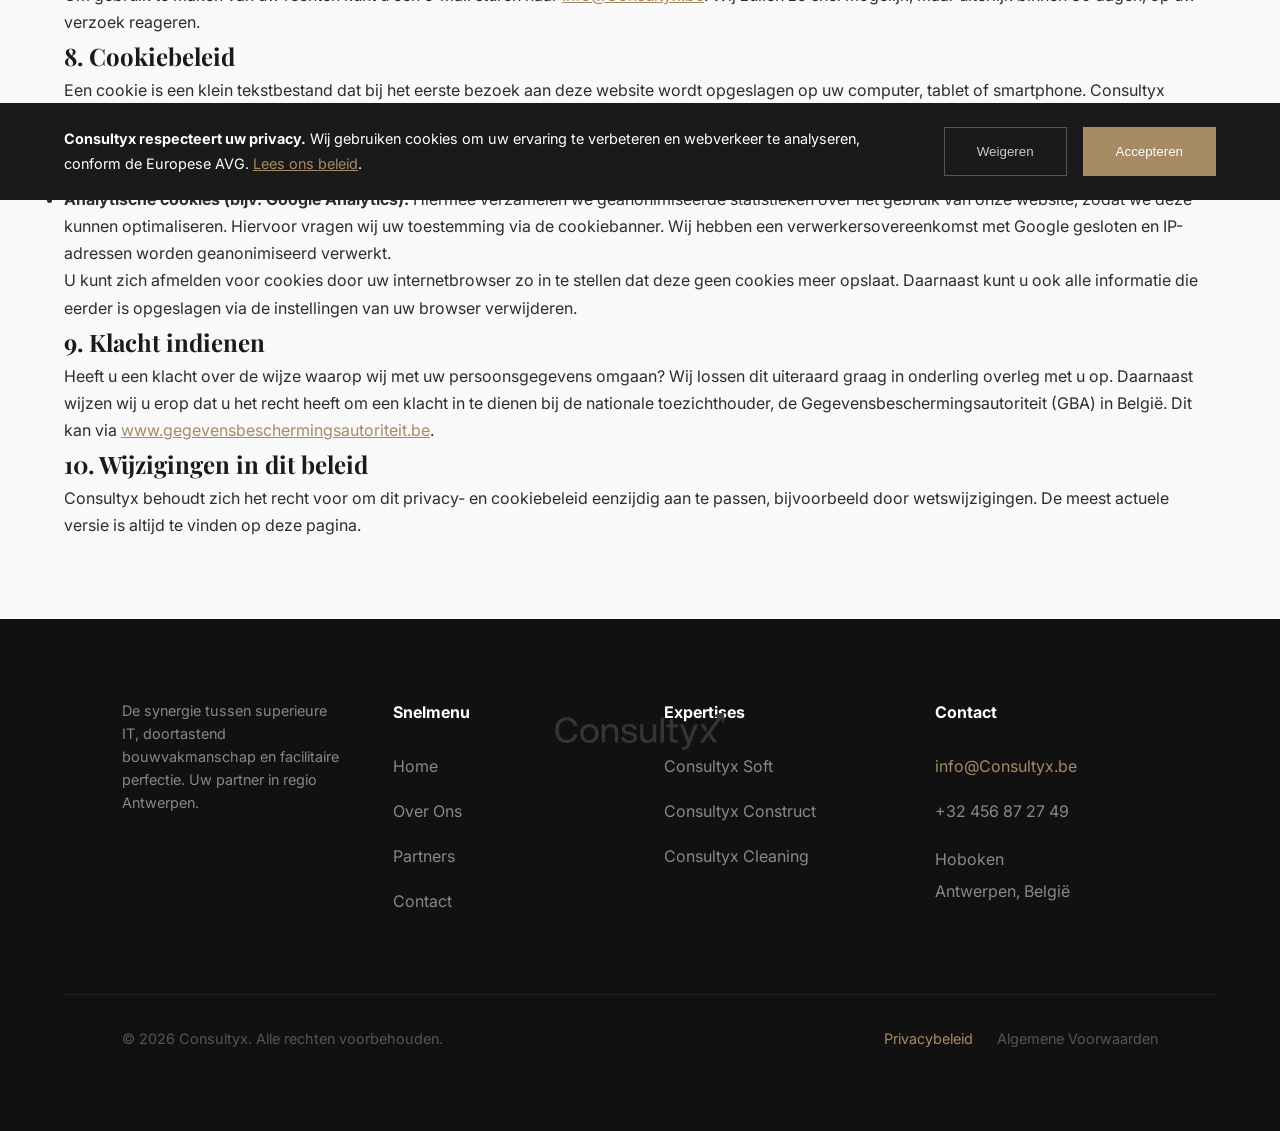
<file: ConsultyxWebsite/privacy.html>
<!DOCTYPE html>
<html lang="nl">
<head>
    <meta charset="UTF-8">
    <meta name="viewport" content="width=device-width, initial-scale=1.0, viewport-fit=cover">
    <title>Privacybeleid & Cookies | Consultyx</title>
    <meta name="description" content="Lees hoe Consultyx omgaat met uw persoonsgegevens conform de Europese AVG (GDPR) wetgeving.">
    <link rel="icon" href="data:image/svg+xml,<svg xmlns=%22http://www.w3.org/2000/svg%22 viewBox=%220 0 64 64%22><text y=%2250%22 font-family=%22sans-serif%22 font-weight=%22900%22 font-size=%2254%22 fill=%22%23A67C52%22>C</text></svg>">
    <link rel="preconnect" href="https://fonts.googleapis.com">
    <link rel="preconnect" href="https://fonts.gstatic.com" crossorigin>
    <link href="https://fonts.googleapis.com/css2?family=Inter:wght@300;400;500;600&family=Playfair+Display:wght@600;700&display=swap" rel="stylesheet">
    
    <link rel="stylesheet" href="style.css">
</head>
<body style="background-color: #f9f9f9;">

    <nav class="navbar">
        <a href="/" class="nav-brand">
            <img src="Assets/img/logo.png" alt="Consultyx Logo">
        </a>        
        <ul class="nav-links">
            <li><a href="/">Home</a></li>
            
            <li class="dropdown">
                <a href="/over-ons" class="dropbtn">
                    Over Ons
                    <svg width="14" height="14" viewBox="0 0 24 24" fill="none" stroke="currentColor" stroke-width="2" stroke-linecap="round" stroke-linejoin="round"><polyline points="6 9 12 15 18 9"></polyline></svg>
                </a>
                <ul class="dropdown-content">
                    <li><a href="/partners">Onze Partners</a></li>
                </ul>
            </li>
            
            <li><a href="/soft">Consultyx Soft</a></li>
            <li><a href="/construct">Consultyx Construct</a></li>
            <li><a href="/Cleaning">Consultyx Cleaning</a></li>
            <li><a href="/contact">Contact</a></li>
        </ul>
        
        <div class="mobile-menu-btn" style="cursor: pointer;">
            <svg width="30" height="30" viewBox="0 0 24 24" fill="none" stroke="currentColor" stroke-width="2" stroke-linecap="round" stroke-linejoin="round">
                <line x1="3" y1="12" x2="21" y2="12"></line>
                <line x1="3" y1="6" x2="21" y2="6"></line>
                <line x1="3" y1="18" x2="21" y2="18"></line>
            </svg>
        </div>
    </nav>

    <header class="legal-header">
        <div class="fade-up">
            <h1>Privacy & Cookiebeleid</h1>
            <p>Uw privacy is voor ons van het grootste belang. Wij verwerken uw gegevens uiterst zorgvuldig en transparant, conform de Europese wetgeving.</p>
        </div>
    </header>

    <main style="padding: 0 5%;">
        <article class="legal-content fade-up">
            
            <div class="update-date">
                Laatst bijgewerkt op: 7 maart 2026
            </div>

            <h2>1. Verwerkingsverantwoordelijke</h2>
            <p><strong>Consultyx</strong> (hierna "wij", "ons" of "onze"), is de verwerkingsverantwoordelijke in de zin van de Algemene Verordening Gegevensbescherming (AVG / GDPR). Dit betekent dat wij beslissen welke persoonsgegevens worden verwerkt, voor welk doel en op welke manier.</p>
            <ul>
                <li><strong>Bedrijfsnaam:</strong> Consultyx (Onderdeel van [Juridische Entiteit B.V. / VOF])</li>
                <li><strong>Adres:</strong> Hoboken, 2660 Antwerpen, België</li>
                <li><strong>Ondernemingsnummer (KBO/BTW):</strong> BE 0123.456.789 [Aanpassen naar je eigen BTW nummer]</li>
                <li><strong>E-mail:</strong> info@Consultyx.be</li>
                <li><strong>Telefoon:</strong> +32 456 87 27 49</li>
            </ul>

            <h2>2. Welke persoonsgegevens verwerken wij?</h2>
            <p>Wij verzamelen en verwerken enkel de persoonsgegevens die strikt noodzakelijk zijn voor de uitvoering van onze diensten (IT, Bouw & Cleaning) en de werking van onze website. Het gaat hierbij om:</p>
            <ul>
                <li><strong>Identificatiegegevens:</strong> Voor- en achternaam, bedrijfsnaam (indien van toepassing).</li>
                <li><strong>Contactgegevens:</strong> E-mailadres, telefoonnummer, en fysiek adres (bij bouw-, schoonmaak- of facturatiedoeleinden).</li>
                <li><strong>Communicatiegegevens:</strong> De inhoud van berichten die u ons stuurt via het contactformulier of e-mail.</li>
                <li><strong>Technische gegevens:</strong> IP-adres, browsertype, apparaat-informatie en surfgedrag op onze website (via analytische cookies, indien geaccepteerd).</li>
            </ul>

            <h2>3. Voor welke doeleinden en op welke rechtsgrond?</h2>
            <p>Volgens de AVG mogen wij uw persoonsgegevens uitsluitend verwerken indien wij hier een geldige wettelijke grondslag voor hebben. Wij verwerken uw gegevens op basis van de volgende gronden:</p>
            
            <h3>A. Uitvoering van een overeenkomst</h3>
            <p>Om u een offerte te kunnen sturen, uw vragen te beantwoorden, en onze diensten (Consultyx Soft / Construct / Cleaning) te kunnen leveren en factureren.</p>
            
            <h3>B. Gerechtvaardigd belang</h3>
            <p>Voor de continue verbetering van onze website, netwerkbeveiliging en fraudepreventie. Ook voor het onderhouden van zakelijke relaties en direct marketing naar bestaande klanten (u kunt zich hier te allen tijde voor afmelden).</p>
            
            <h3>C. Wettelijke verplichting</h3>
            <p>Om te voldoen aan fiscale en boekhoudkundige verplichtingen (zoals de bewaarplicht van facturen voor de belastingdienst).</p>
            
            <h3>D. Toestemming</h3>
            <p>Wanneer u expliciet toestemming geeft voor het plaatsen van niet-essentiële cookies (bijv. analytische en tracking cookies) via onze cookiebanner.</p>

            <h2>4. Hoe lang bewaren wij uw gegevens?</h2>
            <p>Consultyx bewaart uw persoonsgegevens niet langer dan strikt noodzakelijk is om de doelen te realiseren waarvoor uw gegevens worden verzameld.</p>
            <ul>
                <li><strong>Aanvragen via contactformulier:</strong> Maximaal 2 jaar na het laatste contactmoment, tenzij er een samenwerking uit voortvloeit.</li>
                <li><strong>Klantgegevens en contracten:</strong> Gedurende de looptijd van de samenwerking en tot 10 jaar daarna, in verband met aansprakelijkheidsclaims in de bouw (Wet-Breyne / tienjarige aansprakelijkheid).</li>
                <li><strong>Fiscale en boekhoudkundige gegevens:</strong> Wettelijke bewaartermijn van 7 jaar.</li>
                <li><strong>Analytische gegevens (Cookies):</strong> Maximaal 26 maanden, geanonimiseerd.</li>
            </ul>

            <h2>5. Delen van persoonsgegevens met derden</h2>
            <p>Consultyx verkoopt uw gegevens <strong>nooit</strong> aan derden. Wij verstrekken uw gegevens uitsluitend aan derden indien dit nodig is voor de uitvoering van onze overeenkomst met u, of om te voldoen aan een wettelijke verplichting. Met bedrijven die uw gegevens verwerken in onze opdracht (bijv. hostingproviders, boekhoudsoftware, of onderaannemers), sluiten wij een verwerkersovereenkomst om te zorgen voor eenzelfde niveau van beveiliging en vertrouwelijkheid.</p>

            <h2>6. Beveiliging van uw gegevens</h2>
            <p>Wij nemen de bescherming van uw gegevens uiterst serieus en nemen passende technische en organisatorische maatregelen om misbruik, verlies, onbevoegde toegang, en ongewenste openbaarmaking tegen te gaan. Onze website is beveiligd met een betrouwbaar SSL-certificaat (HTTPS) om te borgen dat uw persoonsgegevens niet in verkeerde handen vallen.</p>

            <h2>7. Uw Rechten (AVG)</h2>
            <p>Onder de Europese privacywetgeving beschikt u over uitgebreide rechten met betrekking tot uw persoonsgegevens. U heeft het recht om:</p>
            <ul>
                <li><strong>Inzage te verzoeken:</strong> U mag een kopie opvragen van de gegevens die wij van u hebben.</li>
                <li><strong>Te rectificeren:</strong> U kunt onjuiste gegevens laten aanpassen of aanvullen.</li>
                <li><strong>Gegevens te wissen (recht op vergetelheid):</strong> In bepaalde gevallen kunt u ons verzoeken uw gegevens permanent te verwijderen.</li>
                <li><strong>Bezwaar te maken of verwerking te beperken:</strong> Tegen de verwerking van uw gegevens of het gebruik voor direct marketing.</li>
                <li><strong>Dataportabiliteit:</strong> Het recht om uw gegevens in een gestructureerd, gangbaar formaat te ontvangen, om deze over te dragen aan een andere partij.</li>
            </ul>
            <p>Om gebruik te maken van uw rechten kunt u een e-mail sturen naar <a href="mailto:info@Consultyx.be" style="color: var(--primary);">info@Consultyx.be</a>. Wij zullen zo snel mogelijk, maar uiterlijk binnen 30 dagen, op uw verzoek reageren.</p>

            <h2>8. Cookiebeleid</h2>
            <p>Een cookie is een klein tekstbestand dat bij het eerste bezoek aan deze website wordt opgeslagen op uw computer, tablet of smartphone. Consultyx gebruikt de volgende soorten cookies:</p>
            <ul>
                <li><strong>Noodzakelijke (functionele) cookies:</strong> Deze zijn essentieel voor de technische werking van de website en uw gebruiksgemak. Ze zorgen ervoor dat de website naar behoren werkt en onthouden bijvoorbeeld uw voorkeursinstellingen (zoals het accepteren of weigeren van de cookiebanner).</li>
                <li><strong>Analytische cookies (bijv. Google Analytics):</strong> Hiermee verzamelen we geanonimiseerde statistieken over het gebruik van onze website, zodat we deze kunnen optimaliseren. Hiervoor vragen wij uw toestemming via de cookiebanner. Wij hebben een verwerkersovereenkomst met Google gesloten en IP-adressen worden geanonimiseerd verwerkt.</li>
            </ul>
            <p>U kunt zich afmelden voor cookies door uw internetbrowser zo in te stellen dat deze geen cookies meer opslaat. Daarnaast kunt u ook alle informatie die eerder is opgeslagen via de instellingen van uw browser verwijderen.</p>

            <h2>9. Klacht indienen</h2>
            <p>Heeft u een klacht over de wijze waarop wij met uw persoonsgegevens omgaan? Wij lossen dit uiteraard graag in onderling overleg met u op. Daarnaast wijzen wij u erop dat u het recht heeft om een klacht in te dienen bij de nationale toezichthouder, de Gegevensbeschermingsautoriteit (GBA) in België. Dit kan via <a href="https://www.gegevensbeschermingsautoriteit.be" target="_blank" style="color: var(--primary);">www.gegevensbeschermingsautoriteit.be</a>.</p>

            <h2>10. Wijzigingen in dit beleid</h2>
            <p>Consultyx behoudt zich het recht voor om dit privacy- en cookiebeleid eenzijdig aan te passen, bijvoorbeeld door wetswijzigingen. De meest actuele versie is altijd te vinden op deze pagina.</p>

        </article>
    </main>

    <footer style="background-color: #111; padding-top: 5rem; margin-top: 5rem;">
        <div class="footer-grid" style="max-width: 1200px; margin: 0 auto; display: grid; grid-template-columns: repeat(auto-fit, minmax(200px, 1fr)); gap: 3rem; padding: 0 5%;">
            <div class="footer-col">
                <a href="/" class="nav-brand" style="color:white; margin-bottom: 1.5rem; display: inline-block;"><img src="Assets/img/logo.png" alt="Consultyx Logo"><span></span></a>
                <p style="color: #888; font-size: 0.9rem; margin-bottom: 1.5rem; line-height: 1.6;">De synergie tussen superieure IT, doortastend bouwvakmanschap en facilitaire perfectie. Uw partner in regio Antwerpen.</p>
            </div>
            
            <div class="footer-col" style="color: white;">
                <h4 style="color: white; margin-bottom: 1.5rem;">Snelmenu</h4>
                <ul style="list-style: none; padding: 0; line-height: 2;">
                    <li><a href="/" style="color: #888; text-decoration: none;">Home</a></li>
                    <li><a href="/over-ons" style="color: #888; text-decoration: none;">Over Ons</a></li>
                    <li><a href="/partners" style="color: #888; text-decoration: none;">Partners</a></li>
                    <li><a href="/contact" style="color: #888; text-decoration: none;">Contact</a></li>
                </ul>
            </div>
            
            <div class="footer-col">
                <h4 style="color: white; margin-bottom: 1.5rem;">Expertises</h4>
                <ul style="list-style: none; padding: 0; line-height: 2;">
                    <li><a href="/soft" style="color: #888; text-decoration: none;">Consultyx Soft</a></li>
                    <li><a href="/construct" style="color: #888; text-decoration: none;">Consultyx Construct</a></li>
                    <li><a href="/Cleaning" style="color: #888; text-decoration: none;">Consultyx Cleaning</a></li>
                </ul>
            </div>
            
            <div class="footer-col">
                <h4 style="color: white; margin-bottom: 1.5rem;">Contact</h4>
                <ul style="list-style: none; padding: 0; line-height: 2; color: #888;">
                    <li><a href="mailto:info@Consultyx.be" style="color: var(--primary); text-decoration: none;">info@Consultyx.be</a></li>
                    <li><a href="tel:+32 456 87 27 49" style="color: #888; text-decoration: none;">+32 456 87 27 49</a></li>
                    <li style="margin-top: 1rem;">Hoboken<br>Antwerpen, België</li>
                </ul>
            </div>
        </div>
        
        <div style="border-top: 1px solid #222; margin-top: 4rem; padding: 2rem 5%; text-align: center; color: #555; font-size: 0.9rem;">
            <div style="max-width: 1200px; margin: 0 auto; display: flex; justify-content: space-between; flex-wrap: wrap; gap: 1rem;">
                <p>© 2026 Consultyx. Alle rechten voorbehouden.</p>
                <div style="display: flex; gap: 1.5rem;">
                    <a href="/privacy" style="color: var(--primary); text-decoration: none;">Privacybeleid</a>
                    <a href="/privacy" style="color: #555; text-decoration: none;">Algemene Voorwaarden</a>
                </div>
            </div>
        </div>
    </footer>

    <div id="cookie-banner">
        <p><strong>Consultyx respecteert uw privacy.</strong> Wij gebruiken cookies om uw ervaring te verbeteren en webverkeer te analyseren, conform de Europese AVG. <a href="/privacy" style="color: var(--primary); text-decoration: underline;">Lees ons beleid</a>.</p>
        <div style="display: flex; gap: 1rem;">
            <button id="reject-cookies" class="btn btn-outline" style="border-color: #555; color: #ccc;">Weigeren</button>
            <button id="accept-cookies" class="btn" style="background-color: var(--primary); border-color: var(--primary);">Accepteren</button>
        </div>
    </div>

    <script src="script.js"></script>
</body>
</html>
</file>
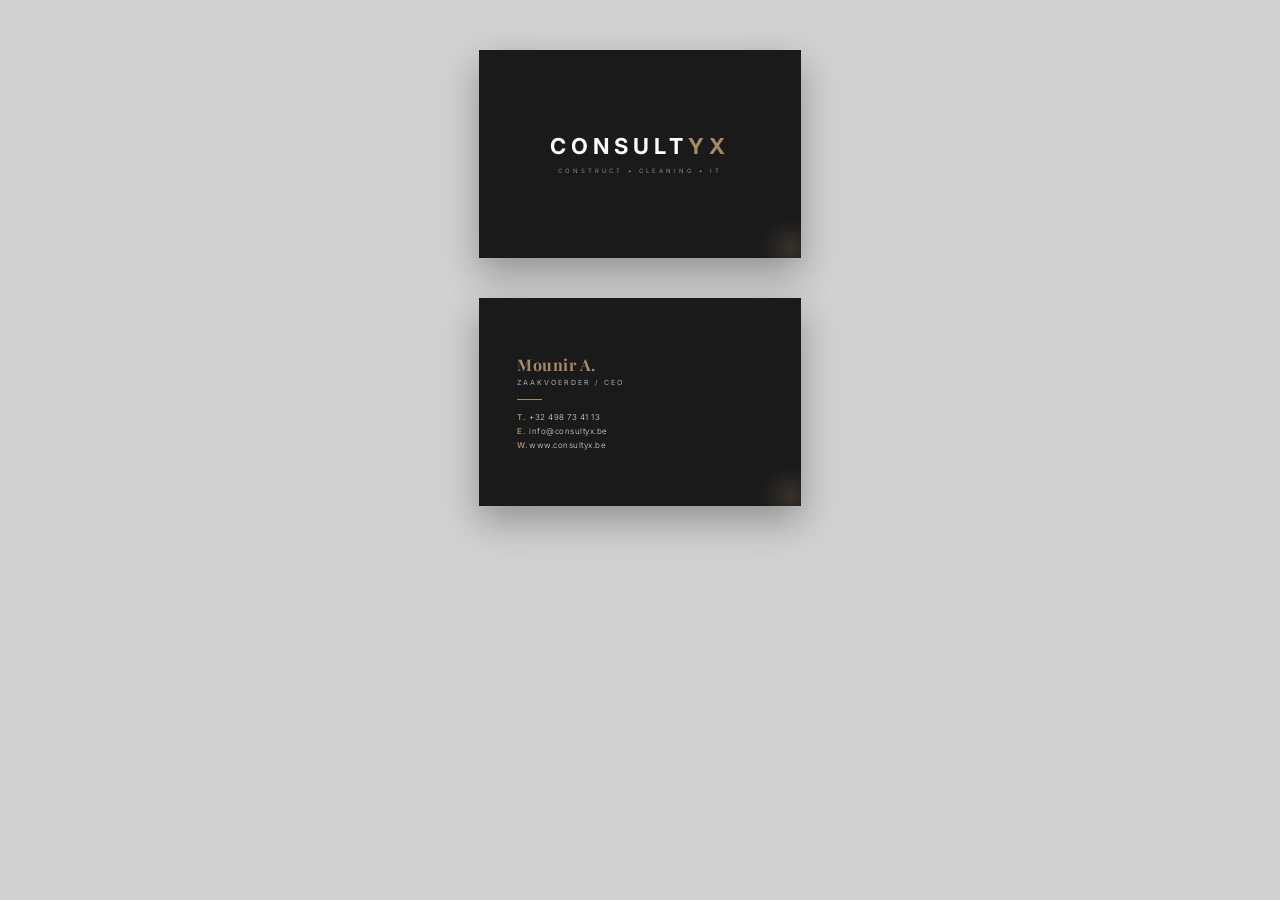
<file: ConsultyxWebsite/visitekaart.html>
<!DOCTYPE html>
<html lang="nl">
<head>
    <meta charset="UTF-8">
    <title>Consultyx | Premium Visitekaartje</title>
    <style>
        @import url('https://fonts.googleapis.com/css2?family=Inter:wght@300;400;600;700&family=Playfair+Display:wght@600;700&display=swap');

        :root {
            --primary: #a68a64;
            --bg-dark: #1a1a1b;
        }

        body {
            background-color: #d1d1d1;
            font-family: 'Inter', sans-serif;
            display: flex;
            flex-direction: column;
            align-items: center;
            gap: 40px;
            padding: 50px;
            margin: 0;
        }

        /* Standaard Europees formaat visitekaartje */
        .card-zijde {
            width: 85mm;
            height: 55mm;
            background-color: var(--bg-dark);
            box-shadow: 0 15px 35px rgba(0,0,0,0.3);
            position: relative;
            overflow: hidden;
            box-sizing: border-box;
            color: white;
        }

        /* Subtiel gouden gloed-effect in de hoek */
        .card-zijde::before {
            content: '';
            position: absolute;
            bottom: -20px;
            right: -20px;
            width: 60px;
            height: 60px;
            background: radial-gradient(circle, rgba(166, 138, 100, 0.2) 0%, transparent 70%);
            border-radius: 50%;
        }

        /* ====================================
           VOORKANT (Zeer minimalistisch)
           ==================================== */
        .front {
            display: flex;
            flex-direction: column;
            align-items: center;
            justify-content: center;
        }

        .front-logo {
            font-family: 'Inter', sans-serif;
            font-weight: 700;
            font-size: 22px;
            letter-spacing: 5px;
            text-transform: uppercase;
        }
        
        .front-logo span {
            color: var(--primary);
        }

        .tagline {
            margin-top: 8px;
            font-size: 6px;
            letter-spacing: 3px;
            color: #888;
            text-transform: uppercase;
        }

        /* ====================================
           ACHTERKANT (Gegevens)
           ==================================== */
        .back {
            padding: 8mm 10mm;
            display: flex;
            flex-direction: column;
            justify-content: center;
        }

        .name {
            font-family: 'Playfair Display', serif;
            font-size: 16px;
            color: var(--primary);
            margin: 0;
            letter-spacing: 0.5px;
        }

        .title {
            font-size: 7px;
            letter-spacing: 2px;
            text-transform: uppercase;
            color: #aaa;
            margin-top: 3px;
            margin-bottom: 12px;
        }

        .divider {
            width: 25px;
            height: 1px;
            background-color: var(--primary);
            margin-bottom: 12px;
        }

        .contact-info {
            display: flex;
            flex-direction: column;
            gap: 4px;
        }

        .contact-line {
            font-size: 8px;
            color: #ddd;
            font-weight: 300;
            letter-spacing: 0.5px;
            display: flex;
            align-items: center;
        }

        .contact-line span {
            color: var(--primary);
            font-weight: 600;
            width: 12px; /* Zorgt dat alle tekst mooi op 1 lijn begint */
            display: inline-block;
        }

        /* ====================================
           PRINT & PDF INSTRUCTIES
           ==================================== */
        @media print {
            @page {
                size: 85mm 55mm; /* Precies het formaat van het kaartje */
                margin: 0;
            }
            body {
                background-color: white;
                padding: 0;
                margin: 0;
                display: block;
            }
            .card-zijde {
                box-shadow: none;
                margin: 0;
                page-break-after: always;
                break-after: page;
                -webkit-print-color-adjust: exact !important;
                print-color-adjust: exact !important; 
            }
        }
    </style>
</head>
<body>

    <div class="card-zijde front">
        <div class="front-logo">Consult<span>yx</span></div>
        <div class="tagline">Construct • Cleaning • IT</div>
    </div>

    <div class="card-zijde back">
        <h2 class="name">Mounir A.</h2>
        <div class="title">Zaakvoerder / CEO</div>
        
        <div class="divider"></div>

        <div class="contact-info">
            <div class="contact-line"><span>T.</span> +32 498 73 41 13</div>
            <div class="contact-line"><span>E.</span> info@consultyx.be</div>
            <div class="contact-line"><span>W.</span> www.consultyx.be</div>
        </div>
    </div>

</body>
</html>
</file>
<file: ConsultyxWebsite/style.css>
@import url('https://fonts.googleapis.com/css2?family=Inter:wght@300;400;500;600&family=Playfair+Display:wght@600;700&display=swap');

/* ==========================================================================
   1. ROOT VARIABLES & BASE STYLES
   ========================================================================== */
:root {
    --primary: #a68a64; /* Warm clay/gold */
    --primary-dark: #8c7352;
    --bg-dark: #1a1a1b; /* Deep slate */
    --bg-light: #f9f8f6; /* Off-white / warm light */
    --text-dark: #2d2d2d;
    --text-light: #ffffff;
    --transition-fast: 0.3s ease;
    --transition-slow: 0.6s cubic-bezier(0.16, 1, 0.3, 1);
}

* { 
    margin: 0; 
    padding: 0; 
    box-sizing: border-box; 
}

body {
    font-family: 'Inter', sans-serif;
    color: var(--text-dark);
    background-color: var(--bg-light);
    line-height: 1.7;
    overflow-x: hidden;
    width: 100%;
    position: relative;
}

h1, h2, h3, h4 { 
    font-family: 'Playfair Display', serif; 
    color: var(--bg-dark); 
}

/* ==========================================================================
   2. NAVIGATIE & DROPDOWN
   ========================================================================== */
.navbar {
    display: flex; justify-content: space-between; align-items: center;
    padding: 0rem 1rem; background: rgba(249, 248, 246, 0.95);
    backdrop-filter: blur(10px); position: fixed; width: 100%; top: 0; 
    z-index: 1000; box-shadow: 0 2px 20px rgba(0,0,0,0.05);
}

.nav-brand {
    font-size: 1.5rem; font-weight: 700; color: var(--bg-dark); letter-spacing: 1px;
    display: inline-flex; align-items: center; justify-content: center; text-decoration: none;
    padding: 12px 20px; border-radius: 8px; transition: background-color 0.3s ease;
}
.nav-brand span { color: var(--primary); }
.nav-brand:hover { background-color: rgba(235, 234, 232, 0.95); }
.nav-brand img { height: 40px; width: auto; display: block; }

.nav-links { display: flex; gap: 2rem; list-style: none; }
.nav-links a { text-decoration: none; color: var(--bg-dark); font-weight: 500; font-size: 0.95rem; transition: var(--transition-fast); }
.nav-links a:hover { color: var(--primary); }
.mobile-menu-btn { display: none; z-index: 1001; }

/* --- Dropdown Menu --- */
.dropdown { position: relative; display: flex; align-items: center; }
.dropbtn { display: flex; align-items: center; gap: 6px; }
.dropdown-content {
    display: none; position: absolute; top: 100%; left: 0;
    background-color: #fff; min-width: 180px; box-shadow: 0 10px 30px rgba(0,0,0,0.08);
    border-radius: 8px; z-index: 1000; padding: 0.5rem 0; list-style: none; border: 1px solid #eee;
}
.dropdown-content li { margin: 0; }
.dropdown-content a {
    color: var(--bg-dark); padding: 10px 20px; display: block; font-size: 0.95rem; font-weight: 500;
    transition: background-color var(--transition-fast), color var(--transition-fast);
}
.dropdown-content a:hover { background-color: var(--bg-light); color: var(--primary); }

/* Toon dropdown op desktop */
@media (min-width: 769px) {
    .dropdown:hover .dropdown-content { display: block; animation: fadeIn 0.3s ease; }
}
@keyframes fadeIn { from { opacity: 0; transform: translateY(10px); } to { opacity: 1; transform: translateY(0); } }

/* ==========================================================================
   3. BUTTONS
   ========================================================================== */
.btn {
    display: inline-block; padding: 1rem 2rem; background-color: var(--bg-dark);
    color: var(--text-light); text-decoration: none; font-weight: 500; border: 1px solid var(--bg-dark);
    transition: var(--transition-fast); cursor: pointer;
}
.btn:hover { background-color: var(--primary); border-color: var(--primary); }
.btn-outline { background-color: transparent; color: var(--bg-dark); border-color: var(--bg-dark); }
.btn-outline:hover { background-color: var(--bg-dark); color: var(--text-light); }

/* ==========================================================================
   4. HERO SECTIES
   ========================================================================== */
.hero { min-height: 100vh; display: flex; flex-direction: column; justify-content: center; align-items: center; text-align: center; padding: 8rem 5% 4rem; background: linear-gradient(135deg, #f9f8f6 0%, #e8e5df 100%); }
.hero h1 { font-size: clamp(3rem, 5vw, 5rem); line-height: 1.1; margin-bottom: 1.5rem; max-width: 900px; }
.hero p { font-size: 1.2rem; color: #555; max-width: 600px; margin-bottom: 2.5rem; }
.hero-btns { display: flex; gap: 1rem; justify-content: center; }

.hero-sub { min-height: 60vh; display: flex; align-items: center; justify-content: center; text-align: center; padding: 6rem 5% 0; background: linear-gradient(rgba(26, 26, 27, 0.8), rgba(26, 26, 27, 0.9)), url('https://images.unsplash.com/photo-1497366216548-37526070297c?q=80&w=2069&auto=format&fit=crop') center/cover; color: white; }
.hero-sub h1 { color: white; font-size: clamp(2.5rem, 4vw, 4rem); margin-bottom: 1rem; }
.hero-sub p { font-size: 1.15rem; color: #ccc; max-width: 600px; margin: 0 auto; }

.hero-full { min-height: 100vh; display: flex; align-items: center; justify-content: center; text-align: center; padding: 0 5%; background: linear-gradient(rgba(26, 26, 27, 0.7), rgba(26, 26, 27, 0.8)), url('https://images.unsplash.com/photo-1486406146926-c627a92ad1ab?q=80&w=2070&auto=format&fit=crop') center/cover fixed; color: white; }
.hero-full h1 { color: white; font-size: clamp(3rem, 5vw, 5.5rem); margin-bottom: 1.5rem; }
.hero-full p { font-size: 1.25rem; color: #e0e0e0; max-width: 700px; margin: 0 auto 2.5rem; }

.hero-construct { min-height: 85vh; display: flex; align-items: center; justify-content: flex-start; text-align: left; padding: 6rem 10% 0; background: linear-gradient(90deg, rgba(26, 26, 27, 0.9) 0%, rgba(26, 26, 27, 0.4) 100%), url('https://images.unsplash.com/photo-1600585154340-be6161a56a0c?q=80&w=2070&auto=format&fit=crop') center/cover; color: white; }
.hero-construct h1 { color: white; font-size: clamp(3rem, 5vw, 4.5rem); margin-bottom: 1.5rem; max-width: 800px; }
.hero-construct p { font-size: 1.2rem; color: #e0e0e0; max-width: 600px; margin-bottom: 2rem; line-height: 1.8; }

.hero-tech { min-height: 85vh; display: flex; align-items: center; justify-content: flex-start; text-align: left; padding: 6rem 10% 0; background: linear-gradient(90deg, rgba(26, 26, 27, 0.95) 0%, rgba(26, 26, 27, 0.7) 100%), url('https://images.unsplash.com/photo-1550751827-4bd374c3f58b?q=80&w=2070&auto=format&fit=crop') center/cover; color: white; }
.hero-tech h1 { color: white; font-size: clamp(3rem, 5vw, 4.5rem); margin-bottom: 1.5rem; max-width: 800px; }
.hero-tech p { font-size: 1.2rem; color: #ccc; max-width: 600px; margin-bottom: 2rem; line-height: 1.8; }

.hero-clean { min-height: 85vh; display: flex; align-items: center; justify-content: flex-start; text-align: left; padding: 6rem 10% 0; background: linear-gradient(90deg, rgba(26, 26, 27, 0.85) 0%, rgba(26, 26, 27, 0.2) 100%), url('https://images.unsplash.com/photo-1618221195710-dd6b41faaea6?q=80&w=2000&auto=format&fit=crop') center/cover; color: white; }
.hero-clean h1 { color: white; font-size: clamp(3rem, 5vw, 4.5rem); margin-bottom: 1.5rem; max-width: 800px; }
.hero-clean p { font-size: 1.2rem; color: #e0e0e0; max-width: 600px; margin-bottom: 2rem; line-height: 1.8; }

/* ==========================================================================
   5. ALGEMENE LAYOUT & GRIDS
   ========================================================================== */
.section { padding: 6rem 5%; }
.section-title { text-align: center; font-size: 2.5rem; margin-bottom: 4rem; }

.grid-2 { display: grid; grid-template-columns: repeat(auto-fit, minmax(300px, 1fr)); gap: 3rem; }
.card { background: #fff; padding: 4rem 3rem; border: 1px solid #eaeaea; transition: var(--transition-slow); position: relative; overflow: hidden; }
.card:hover { transform: translateY(-10px); box-shadow: 0 20px 40px rgba(0,0,0,0.05); border-color: var(--primary); }
.card h3 { font-size: 2rem; margin-bottom: 1rem; }
.card p { margin-bottom: 2rem; color: #666; }

/* ==========================================================================
   6. PAGINA ELEMENTEN & COMPONENTEN
   ========================================================================== */
/* Story */
.story-section { display: grid; grid-template-columns: 1fr 1fr; gap: 4rem; align-items: center; padding: 6rem 5%; max-width: 1200px; margin: 0 auto; }
.story-content h2 { font-size: 2.5rem; margin-bottom: 1.5rem; }
.story-content p { font-size: 1.1rem; color: #555; margin-bottom: 1.5rem; line-height: 1.8; }
.story-image { position: relative; border-radius: 8px; overflow: hidden; box-shadow: 0 20px 40px rgba(0,0,0,0.1); }
.story-image img { width: 100%; display: block; }
.experience-badge { position: absolute; bottom: -20px; right: -20px; background: var(--primary); color: white; padding: 2rem; border-radius: 4px; text-align: center; box-shadow: 0 10px 20px rgba(0,0,0,0.1); }
.experience-badge h3 { color: white; font-size: 2.5rem; margin: 0; font-family: 'Inter', sans-serif; }
.experience-badge span { font-size: 0.9rem; font-weight: 500; text-transform: uppercase; letter-spacing: 1px; }

/* Kernwaarden */
.values-grid { display: grid; grid-template-columns: repeat(auto-fit, minmax(280px, 1fr)); gap: 2.5rem; max-width: 1200px; margin: 0 auto; padding: 4rem 5% 6rem; }
.value-card { background: #fff; padding: 3rem 2.5rem; border-radius: 8px; border-top: 4px solid var(--primary); box-shadow: 0 5px 15px rgba(0,0,0,0.03); transition: transform 0.3s ease; }
.value-card:hover { transform: translateY(-5px); box-shadow: 0 15px 30px rgba(0,0,0,0.08); }
.value-card h3 { font-size: 1.5rem; margin-bottom: 1rem; color: var(--bg-dark); }
.value-card p { color: #666; font-size: 1rem; }
.value-icon { width: 60px; height: 60px; background: var(--bg-light); display: flex; align-items: center; justify-content: center; border-radius: 50%; margin-bottom: 1.5rem; color: var(--primary); }

/* CEO Sectie */
.ceo-section { display: flex; flex-wrap: wrap; gap: 4rem; align-items: center; justify-content: center; max-width: 1000px; margin: 0 auto; padding: 6rem 5%; }
.ceo-content { flex: 1; min-width: 300px; }
.ceo-image-wrapper { flex: 1; min-width: 300px; text-align: center; }
.ceo-image-wrapper img { max-width: 320px; width: 100%; border-radius: 12px; box-shadow: 0 20px 40px rgba(0,0,0,0.1); border: 5px solid white; }

/* Stats & Features */
.stats-bar { background-color: var(--primary); color: white; padding: 4rem 5%; display: grid; grid-template-columns: repeat(auto-fit, minmax(200px, 1fr)); gap: 2rem; text-align: center; }
.stat-item h3 { color: white; font-size: 3rem; margin-bottom: 0.5rem; font-family: 'Inter', sans-serif; font-weight: 700; }
.stat-item p { font-size: 1rem; font-weight: 500; text-transform: uppercase; letter-spacing: 1px; }

.feature-row { display: flex; align-items: center; gap: 4rem; padding: 6rem 5%; }
.feature-row.reverse { flex-direction: row-reverse; background-color: #fff; }
.feature-text { flex: 1; }
.feature-text h2 { font-size: 2.5rem; margin-bottom: 1.5rem; }
.feature-text p { font-size: 1.1rem; color: #555; margin-bottom: 2rem; }
.feature-image { flex: 1; border-radius: 8px; overflow: hidden; box-shadow: 0 20px 40px rgba(0,0,0,0.1); }
.feature-image img { width: 100%; height: 100%; object-fit: cover; display: block; transition: transform 0.5s; }
.feature-image:hover img { transform: scale(1.05); }

.steps-grid { display: grid; grid-template-columns: repeat(auto-fit, minmax(250px, 1fr)); gap: 3rem; margin-top: 4rem; }
.step-card { text-align: left; position: relative; }
.step-number { font-size: 4rem; font-weight: 700; color: rgba(166, 138, 100, 0.2); position: absolute; top: -30px; left: -10px; z-index: 0; font-family: 'Playfair Display', serif; }
.step-card h4, .step-card p { position: relative; z-index: 1; }
.step-card h4 { font-size: 1.3rem; margin-bottom: 1rem; color: var(--bg-dark); }

.testimonial-grid { display: grid; grid-template-columns: repeat(auto-fit, minmax(300px, 1fr)); gap: 2rem; }
.testimonial-card { background: #fff; padding: 3rem; border-radius: 8px; box-shadow: 0 10px 30px rgba(0,0,0,0.03); border: 1px solid #eee; }
.testimonial-card p { font-style: italic; color: #555; margin-bottom: 1.5rem; }
.client-info { display: flex; align-items: center; gap: 1rem; }
.client-avatar { width: 50px; height: 50px; border-radius: 50%; background: var(--primary); color: white; display: flex; align-items: center; justify-content: center; font-weight: bold; }

/* ==========================================================================
   7. SECTOR SERVICES (Bouw, IT, Cleaning)
   ========================================================================== */
.build-services-grid, .tech-services-grid, .clean-services-grid { display: grid; grid-template-columns: repeat(auto-fit, minmax(300px, 1fr)); gap: 2.5rem; max-width: 1200px; position: relative; z-index: 10; padding: 0 5%; }
.build-services-grid { margin: -3rem auto 4rem; }
.tech-services-grid { margin: -5rem auto 4rem; }
.clean-services-grid { margin: -5rem auto 4rem; }

.build-card, .tech-card, .clean-card { background: #fff; padding: 3rem 2rem; border-radius: 8px; box-shadow: 0 20px 40px rgba(0,0,0,0.08); border-bottom: 4px solid transparent; transition: all 0.4s ease; }
.build-card:hover, .tech-card:hover, .clean-card:hover { border-bottom-color: var(--primary); transform: translateY(-10px); }

.icon-wrapper { width: 70px; height: 70px; background: rgba(166, 138, 100, 0.1); color: var(--primary); border-radius: 12px; display: flex; align-items: center; justify-content: center; margin-bottom: 2rem; }
.clean-card .icon-wrapper { border-radius: 50%; } /* Ronde icons voor cleaning */

.clean-card h3, .tech-card h3, .build-card h3 { font-size: 1.5rem; margin-bottom: 1rem; color: var(--bg-dark); }
.clean-card p, .tech-card p, .build-card p { color: #666; line-height: 1.7; margin-bottom: 1.5rem; }

/* Splits & Badges */
.construct-split, .it-split, .clean-split { display: grid; grid-template-columns: 1fr 1fr; gap: 4rem; align-items: center; max-width: 1200px; margin: 4rem auto; padding: 0 5%; }
.construct-split-img, .it-split-img, .clean-split-img { position: relative; }
.construct-split-img img, .it-split-img img, .clean-split-img img { width: 100%; border-radius: 12px; box-shadow: 0 20px 40px rgba(0,0,0,0.1); display: block; }

.quality-badge { position: absolute; top: 30px; left: -30px; background: var(--primary); color: white; padding: 1.5rem; border-radius: 4px; font-family: 'Playfair Display', serif; font-size: 1.2rem; box-shadow: 0 10px 20px rgba(0,0,0,0.15); }
.hygiene-badge { position: absolute; bottom: 30px; right: -30px; background: #fff; color: var(--bg-dark); padding: 1.5rem; border-radius: 8px; font-family: 'Inter', sans-serif; font-weight: 600; box-shadow: 0 10px 30px rgba(0,0,0,0.1); display: flex; align-items: center; gap: 15px; border-left: 4px solid var(--primary); }
.hygiene-badge svg { color: var(--primary); width: 30px; height: 30px; }

.checklist li { display: flex; align-items: flex-start; gap: 1rem; margin-bottom: 1rem; color: #555; }
.checklist li svg { flex-shrink: 0; color: var(--primary); margin-top: 4px; }

.standards-pills, .tech-pills { display: flex; flex-wrap: wrap; justify-content: center; gap: 1rem; margin-top: 3rem; }
.standard-pill, .tech-pill { padding: 0.8rem 2rem; background: #fff; border: 1px solid #eaeaea; font-weight: 500; color: #444; box-shadow: 0 4px 10px rgba(0,0,0,0.02); transition: all 0.3s ease; }
.standard-pill { border-radius: 4px; display: flex; align-items: center; gap: 10px; }
.standard-pill svg { color: var(--primary); width: 18px; height: 18px; }
.standard-pill:hover { border-color: var(--primary); transform: translateY(-3px); }
.tech-pill { border-radius: 50px; }
.tech-pill:hover { background: var(--primary); color: white; border-color: var(--primary); transform: translateY(-3px); }

/* ==========================================================================
   8. FORMS & CONTACT
   ========================================================================== */
.contact-header { padding: 10rem 5% 4rem; text-align: center; background: linear-gradient(135deg, #f9f8f6 0%, #e8e5df 100%); }
.contact-header h1 { font-size: clamp(2.5rem, 4vw, 4rem); margin-bottom: 1rem; color: var(--bg-dark); }
.contact-header p { font-size: 1.15rem; color: #555; max-width: 600px; margin: 0 auto; }

.contact-wrapper { display: grid; grid-template-columns: 1fr 1.2fr; gap: 4rem; max-width: 1200px; margin: -2rem auto 4rem; padding: 4rem 5% 0; position: relative; z-index: 10; }
.info-card { background: var(--bg-dark); color: white; padding: 4rem 3rem; border-radius: 8px; box-shadow: 0 20px 40px rgba(0,0,0,0.15); }
.info-card h3 { color: white; font-family: 'Playfair Display', serif; font-size: 2rem; margin-bottom: 2rem; }
.info-item { display: flex; align-items: flex-start; gap: 1.5rem; margin-bottom: 2rem; }
.info-item svg { color: var(--primary); flex-shrink: 0; width: 24px; height: 24px; }
.info-item p { color: #ccc; margin-bottom: 0.2rem; font-size: 0.95rem; }
.info-item a, .info-item strong { color: white; text-decoration: none; font-size: 1.1rem; font-weight: 500; }

.form-card { background: white; padding: 4rem 3rem; border-radius: 8px; box-shadow: 0 10px 30px rgba(0,0,0,0.05); border: 1px solid #eee; }
.form-card h2 { font-size: 2rem; margin-bottom: 0.5rem; }
.form-card p { color: #666; margin-bottom: 2.5rem; }
.form-grid { display: grid; grid-template-columns: 1fr 1fr; gap: 1.5rem; }
.form-.full { grid-column: span 2; }
.form- { margin-bottom: 1.5rem; }
.form- label { display: block; margin-bottom: 0.5rem; font-weight: 500; }
.form- input, .form- textarea, .form-control { width: 100%; padding: 1rem 1.2rem; background: #f9f9f9; border: 1px solid #e0e0e0; border-radius: 4px; font-family: 'Inter', sans-serif; font-size: 1rem; color: var(--text-dark); transition: all 0.3s ease; }
.form- input:focus, .form- textarea:focus, .form-control:focus { outline: none; border-color: var(--primary); background: #fff; box-shadow: 0 0 0 4px rgba(166, 138, 100, 0.1); }
textarea.form-control { resize: vertical; min-height: 120px; }

.checkbox- { display: flex; align-items: flex-start; gap: 0.8rem; margin-top: 1rem; }
.checkbox- input { margin-top: 4px; cursor: pointer; }
.checkbox- label { font-size: 0.85rem; color: #666; cursor: pointer; }
.checkbox- a { color: var(--primary); text-decoration: underline; }

.process-section { background: #fff; padding: 6rem 5%; text-align: center; }
.process-grid { display: grid; grid-template-columns: repeat(auto-fit, minmax(250px, 1fr)); gap: 2rem; max-width: 1000px; margin: 3rem auto 0; }
.process-step { position: relative; padding: 2rem; border: 1px solid #eee; border-radius: 8px; }
.process-step .step-num { position: absolute; top: -20px; left: 50%; transform: translateX(-50%); width: 40px; height: 40px; background: var(--primary); color: white; border-radius: 50%; display: flex; align-items: center; justify-content: center; font-weight: 600; border: 4px solid #fff; }

.map-container { width: 100%; height: 400px; background: #eee; }
.map-container iframe { width: 100%; height: 100%; border: none; }

/* ==========================================================================
   9. FOOTER & GDPR
   ========================================================================== */
/* ==========================================================================
   9. FOOTER & GDPR
   ========================================================================== */
footer { 
    background-color: #111; 
    color: #fff; 
    padding: 5rem 5% 3rem; 
    margin-bottom: 0; 
}
html { background-color: #111; height: 100%; }
body {
    min-height: 100vh;
}

.footer-grid { display: grid; grid-template-columns: repeat(auto-fit, minmax(200px, 1fr)); gap: 3rem; margin-bottom: 3rem; }
.footer-col h4 { color: var(--text-light); margin-bottom: 1.5rem; font-family: 'Inter', sans-serif; }
.footer-col ul { list-style: none; }
.footer-col ul li { margin-bottom: 0.8rem; }
.footer-col a { color: #aaa; text-decoration: none; transition: var(--transition-fast); }
.footer-col a:hover { color: var(--primary); }
.footer-bottom { border-top: 1px solid #333; padding-top: 2rem; display: flex; justify-content: space-between; font-size: 0.9rem; color: #888; }

#cookie-banner { position: fixed; bottom: -100%; left: 0; width: 100%; background: var(--bg-dark); color: white; padding: 1.5rem 5%; display: flex; justify-content: space-between; align-items: center; transition: var(--transition-slow); z-index: 9999; }
#cookie-banner.show { bottom: 0; }
#cookie-banner p { font-size: 0.9rem; margin-right: 2rem; }

/* Animaties */
.fade-up { opacity: 0; transform: translateY(40px); transition: opacity 0.8s ease, transform 0.8s ease; }
.fade-up.visible { opacity: 1; transform: translateY(0); }

/* ==========================================================================
   10. BUSINESS CARD STYLES
   ========================================================================== */
.business-card-container { background-color: #2c2c2c; display: flex; flex-wrap: wrap; justify-content: center; align-items: center; min-height: 100vh; margin: 0; font-family: 'Montserrat', sans-serif; gap: 40px; padding: 20px; }
.business-card { width: 85mm; height: 55mm; min-width: 600px; min-height: 388px; background-color: #111111; border-radius: 4px; box-shadow: 0 20px 40px rgba(0,0,0,0.4); display: flex; flex-direction: column; justify-content: center; align-items: center; text-align: center; position: relative; overflow: hidden; border: 1px solid #333; }
.business-card::after { content: ''; position: absolute; top: 0; left: 0; right: 0; bottom: 0; border-radius: 4px; box-shadow: inset 0 0 0 2px #C8A97E; opacity: 0.5; pointer-events: none; }
.text-white { color: #ffffff; }
.text-gold { color: #C8A97E; } 
.text-light-grey { color: #e0e0e0; }
.front-side .logo-container { font-size: 42px; font-weight: 700; letter-spacing: 3px; text-transform: uppercase; }
.front-side .logo-Consultyx { color: #ffffff; }
.front-side .logo- { background: linear-gradient(45deg, #AE8625, #F7EF8A, #D2AC47, #EDC967); -webkit-background-clip: text; -webkit-text-fill-color: transparent; font-weight: 800; }
.back-side { padding: 30px; box-sizing: border-box; }
.back-side .name { font-size: 28px; font-weight: 700; margin: 0; letter-spacing: 1px; }
.back-side .title { font-size: 14px; font-weight: 500; text-transform: uppercase; letter-spacing: 3px; margin: 10px 0 25px 0; }
.divider { height: 2px; width: 60px; background: linear-gradient(90deg, transparent, #C8A97E, transparent); margin-bottom: 25px; }
.contact-info { display: flex; flex-direction: column; gap: 12px; font-size: 14px; font-weight: 400; letter-spacing: 0.5px; }
.contact-item { display: flex; align-items: center; justify-content: center; gap: 10px; }
.card-label { position: absolute; top: -30px; color: #C8A97E; text-transform: uppercase; letter-spacing: 2px; font-size: 14px; }

/* ==========================================================================
   11. MEDIA QUERIES (ULTIEME FIX VOOR IPHONE & ANDERE SMARTPHONES)
   ========================================================================== */

/* --- TABLET & LAPTOP (Tot 1350px) --- */
@media (max-width: 1350px) {
/* Menu Fix: Logo exact in het midden, menu knop strak rechts */
    nav.navbar { 
        padding: 1.5rem 1.5rem; 
        display: flex; 
        justify-content: center; /* Centreert alles */
        align-items: center;
        width: 100%; 
    }
    .nav-brand { 
        position: absolute !important; 
        left: 50% !important; 
        transform: translateX(-50%) !important; 
        margin: 0; 
        z-index: 1002; /* Zorgt dat het logo altijd bovenaan ligt */
    }
    .mobile-menu-btn { 
        display: block; 
        position: absolute; 
        right: 1.5rem; 
        z-index: 1003; 
        margin-top: 0; 
    }

    /* Mobiel Menu Zijbalk - LUXE EDITIE */
    .nav-links {
        display: flex; 
        position: fixed; 
        top: 0; 
        right: 0; 
        height: 100vh; 
        height: 100dvh; 
        width: 85%; 
        max-width: 380px; /* Iets breder voor een ruimtelijker gevoel */
        background: #f9f8f6 !important; 
        backdrop-filter: none !important; 
        -webkit-backdrop-filter: none !important;
        flex-direction: column;
        justify-content: flex-start; 
        padding: 7rem 2.5rem 3rem; /* Meer ruimte bovenaan voor het sluitkruisje */
        box-shadow: -15px 0 30px rgba(0,0,0,0.15); 
        z-index: 1000; 
        transform: translateX(100%); 
        opacity: 0;
        transition: transform 0.5s cubic-bezier(0.77, 0, 0.175, 1), opacity 0.4s ease; 
        pointer-events: none; 
        overflow-y: auto; 
    }
    
    .nav-links.active { 
        transform: translateX(0); 
        opacity: 1; 
        pointer-events: all; 
    }
    
    /* Individuele Menu Links */
    .nav-links li { 
        text-align: left; 
        width: 100%; 
        margin: 0; 
        border-bottom: 1px solid rgba(0,0,0,0.04); /* Veel zachtere scheidingslijn */
    }
    
    .nav-links li:last-child {
        border-bottom: none; /* Geen lijn onder de laatste link */
    }

    .nav-links a { 
        font-family: 'Inter', sans-serif;
        font-size: 1.3rem; /* Iets groter en eleganter */
        font-weight: 500;
        display: block; 
        padding: 1.2rem 0; /* Groter klikvlak voor GSM */
        color: var(--bg-dark);
        transition: color 0.3s ease, padding-left 0.3s ease;
    }
    
    /* Interactie Effect op Mobiel */
    .nav-links a:hover, .nav-links a:active {
        color: var(--primary);
        padding-left: 8px; /* Link schuift subtiel in bij aantikken */
    }

    /* --- Dropdown / Submenu Styling --- */
    .dropdown { 
        flex-direction: column; 
        align-items: flex-start; 
    }
    
    .dropbtn { 
        pointer-events: auto !important; 
        color: var(--bg-dark); 
        font-weight: 500; 
        border: none; 
        padding: 1.2rem 0; 
        display: block;
        width: 100%;
        font-size: 1.3rem;
        transition: color 0.3s ease, padding-left 0.3s ease;
    }
    
    .dropbtn:hover, .dropbtn:active {
        color: var(--primary);
        padding-left: 8px;
    }

    .dropbtn svg { display: none; } 

    .dropdown-content {
        display: block !important; 
        position: static; 
        box-shadow: none; 
        background: transparent; 
        border: none;
        margin: -0.5rem 0 1rem 1rem; /* Inspringen aangepast */
        padding-left: 1.2rem; 
        min-width: 100%;
        border-left: 2px solid rgba(166, 138, 100, 0.3); /* Chique gouden zijlijn */
    }
    
    .dropdown-content a { 
        font-size: 1.1rem; 
        padding: 0.8rem 0; 
        color: #666; 
    }
    
    .dropdown-content a:hover, .dropdown-content a:active { 
        color: var(--primary); 
    }
}

/* --- IPHONE & GSM WEERGAVE (Tot 900px) --- */
@media (max-width: 900px) {
    /* Voorkom dat grote elementen het scherm oprekken */
    img, svg, iframe, .map-container { max-width: 100%; }

    /* Paddings flink verkleinen voor smalle schermen */
    .section { padding: 3rem 1.5rem !important; }
    .hero, .hero-sub, .hero-construct, .hero-tech, .hero-clean { 
        padding: 7rem 1.5rem 3rem !important; 
        text-align: center; 
        justify-content: center; 
    }
    
    /* Grote teksten schalen naar iPhone formaat */
    .hero-full h1, .hero-construct h1, .hero-tech h1, .hero-clean h1, .hero-sub h1 { 
        font-size: 2.2rem !important; 
        line-height: 1.2; 
    }
    .section-title { font-size: 2rem !important; margin-bottom: 2.5rem !important; }

    /* Forceer alles in 1 strakke kolom */
    .story-section, .feature-row, .feature-row.reverse, .contact-wrapper, 
    .construct-split, .it-split, .clean-split, .ceo-section { 
        display: flex !important; 
        flex-direction: column !important; 
        gap: 2rem !important; 
        text-align: center; 
    }

    /* Grids aanpassen naar 1 kolom op iPhone */
    .grid-2, .values-grid, .steps-grid, .build-services-grid, .tech-services-grid, .clean-services-grid {
        display: grid;
        grid-template-columns: 1fr !important;
        gap: 1.5rem;
    }

    /* Check dat de foto bovenaan staat bij secties */
    .construct-split-img, .it-split-img, .clean-split-img, .feature-image, .ceo-image-wrapper { 
        order: -1; 
        width: 100%; 
        margin-bottom: 1rem; 
    }

    /* Zwevende badges veilig in de tekst zetten */
    .experience-badge, .quality-badge, .hygiene-badge { 
        position: relative !important; 
        top: auto !important; left: auto !important; right: auto !important; bottom: auto !important; 
        margin: 1.5rem auto !important; 
        display: inline-flex !important; 
        justify-content: center; 
        width: auto;
    }

    /* Formulieren passend maken */
    .form-grid { display: flex; flex-direction: column; gap: 1rem; }
    .form-.full { width: 100%; }
    .info-card, .form-card, .value-card, .card { padding: 2rem 1.5rem !important; }
    
    /* Zorg dat iconen en tekst netjes uitlijnen op mobiel */
    .value-icon, .icon-wrapper { margin: 0 auto 1.5rem; }
    .checklist li { justify-content: flex-start; text-align: left; }
    .hygiene-badge { flex-direction: column; text-align: center; }
    /* --- IPHONE/CHROME FOOTER FIX (Enkel voor mobiel) --- */
    body {
        overscroll-behavior-y: none; /* Stopt het witte 'elastiek' scrollen */
    }
    footer {
        position: relative;
    }
    footer::after {
        content: '';
        position: absolute;
        top: 100%;
        left: 0;
        width: 100%;
        background-color: #111;
        pointer-events: none;
    }

}

/* --- TIJDLIJN IPHONE FIX --- */
@media (max-width: 768px) {
    .timeline::after { left: 20px; }
    .timeline-item { width: 100%; padding-left: 50px; padding-right: 0; text-align: left; }
    .timeline-item::after { left: 11px; }
    .left, .right { left: 0; }
    .timeline-content { padding: 1.5rem; }
}

/* --- HAMBURGER MENU ANIMATIE --- */
.mobile-menu-btn svg line {
    transition: transform 0.3s ease, opacity 0.3s ease;
    transform-box: fill-box;
    transform-origin: center;
}
.mobile-menu-btn.active svg line:nth-child(1) { opacity: 0; }
.mobile-menu-btn.active svg line:nth-child(2) { transform: translateY(6px) rotate(45deg); }
.mobile-menu-btn.active svg line:nth-child(3) { transform: translateY(-6px) rotate(-45deg); }

/* ==========================================================================
   12. SPLASH SCREEN (Intro Animatie)
   ========================================================================== */
#splash-screen {
    position: fixed;
    top: 0;
    left: 0;
    width: 100%;
    height: 100vh;
    height: 100dvh; /* Voor de iPhone notch */
    background-color: var(--bg-dark);
    z-index: 99999; /* Zorgt dat het écht overal bovenop ligt */
    display: flex;
    flex-direction: column;
    justify-content: center;
    align-items: center;
    transition: transform 1s cubic-bezier(0.77, 0, 0.175, 1), opacity 1s ease;
}

/* Het logo dat in-fadet */
.splash-logo {
    font-family: 'Inter', sans-serif;
    font-weight: 700;
    font-size: clamp(2rem, 5vw, 3rem);
    color: white;
    letter-spacing: 5px;
    text-transform: uppercase;
    opacity: 0; /* Begint onzichtbaar */
    animation: splashFadeIn 1s ease forwards 0.3s;
}

.splash-logo span {
    color: var(--primary);
}

/* De gouden lijn die uitschuift */
.splash-line {
    width: 0;
    height: 2px;
    background-color: var(--primary);
    margin-top: 20px;
    animation: splashLine 1s ease forwards 0.8s; /* Start na het logo */
}

/* Animaties */
@keyframes splashFadeIn {
    to { opacity: 1; }
}

@keyframes splashLine {
    to { width: 120px; }
}

/* Deze classes worden via JavaScript toegevoegd */
#splash-screen.hide {
    transform: translateY(-100%); /* Schuift naar boven weg */
    opacity: 0;
    pointer-events: none;
}

/* Voor als ze al eens op de pagina zijn geweest (geen animatie) */
#splash-screen.hidden-instant {
    display: none !important;
}
</file>
